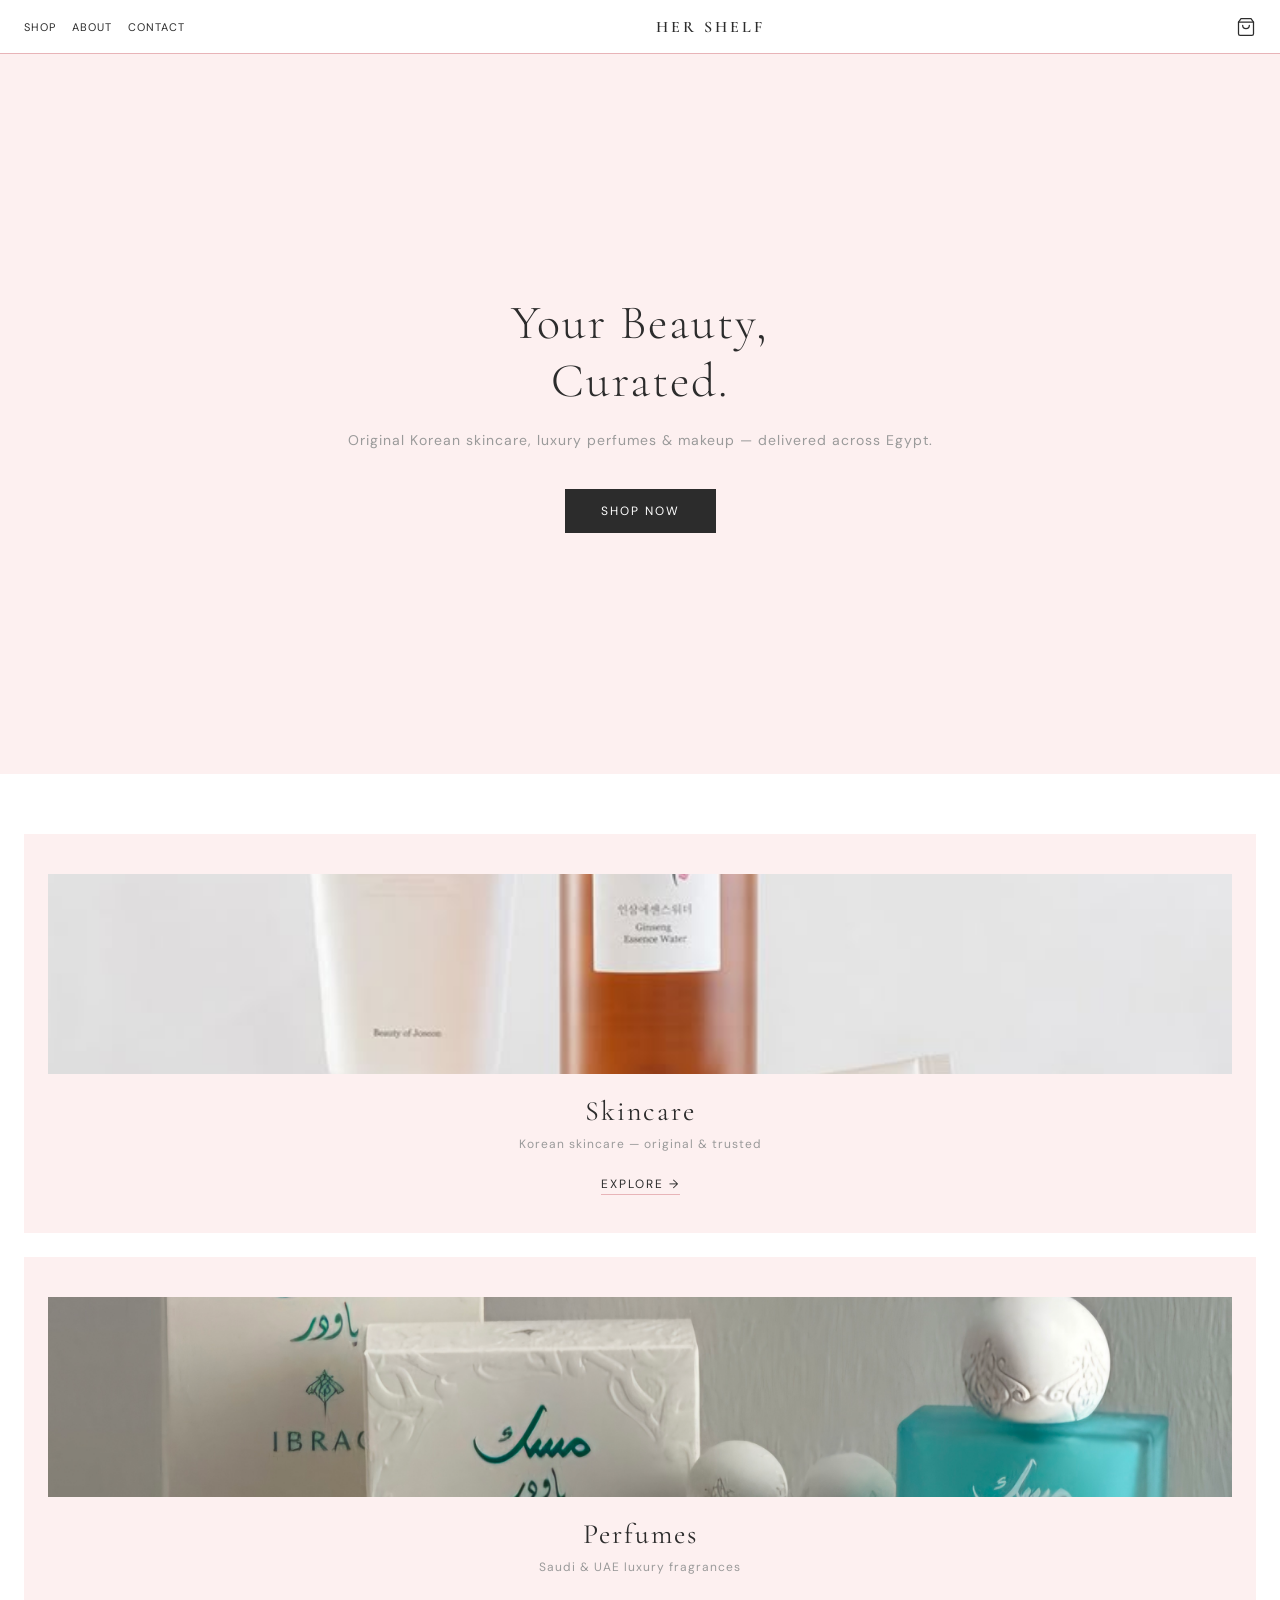
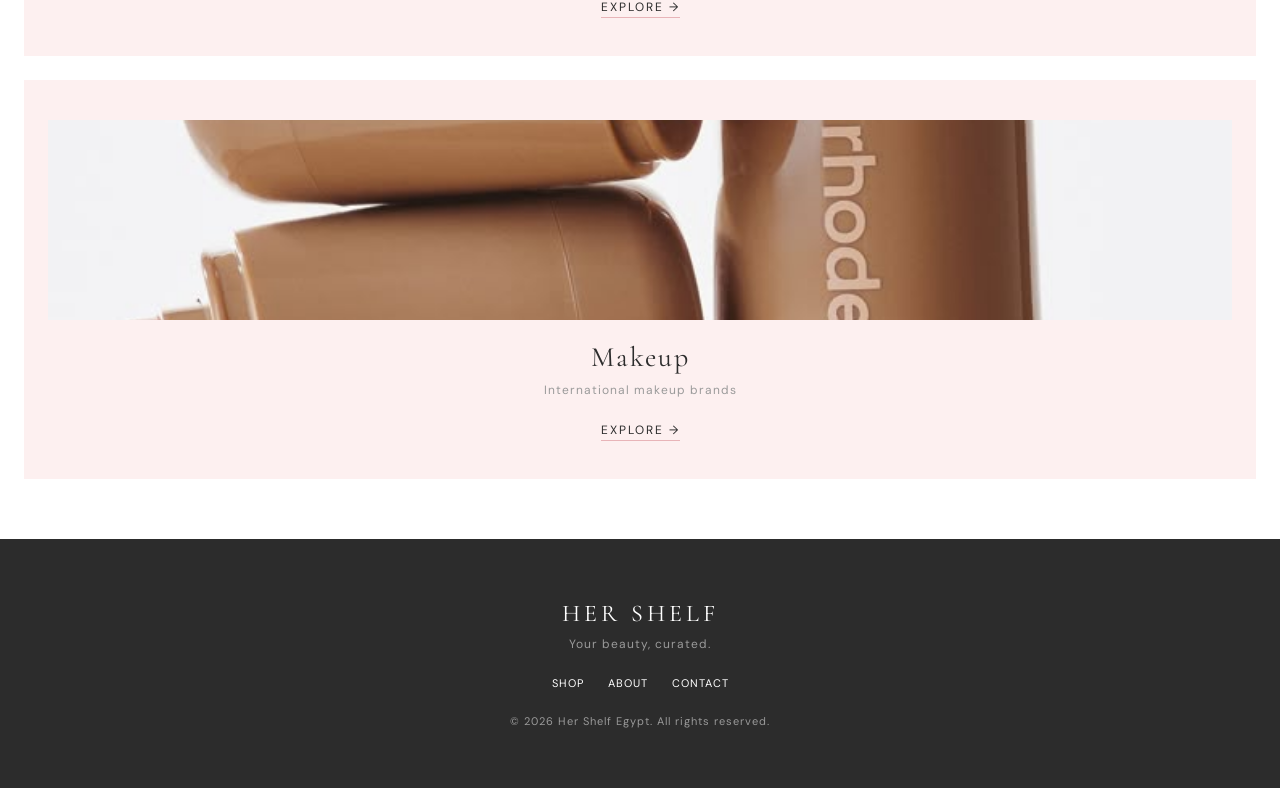
<file: index.html>
<!DOCTYPE html>
<html lang="en">
<head>
  <meta charset="UTF-8">
  <meta name="viewport" content="width=device-width, initial-scale=1.0">
  <title>Her Shelf — Your Beauty, Curated</title>
  <link rel="stylesheet" href="css/style.css">
</head>
<body>

  <div id="cart-notif"></div>

  <nav class="navbar">
    <div class="nav-links">
      <a href="index.html#categories">Shop</a>
      <a href="about.html">About</a>
      <a href="contact.html">Contact</a>
    </div>
    <div class="nav-logo">
      <a href="index.html">Her Shelf</a>
    </div>
    <div class="nav-cart">
      <a href="cart.html">
        <svg xmlns="http://www.w3.org/2000/svg" width="20" height="20" viewBox="0 0 24 24" fill="none" stroke="#2C2C2C" stroke-width="1.5" stroke-linecap="round" stroke-linejoin="round">
          <path d="M6 2 3 6v14a2 2 0 0 0 2 2h14a2 2 0 0 0 2-2V6l-3-4z"/>
          <line x1="3" y1="6" x2="21" y2="6"/>
          <path d="M16 10a4 4 0 0 1-8 0"/>
        </svg>
        <span id="cart-count">0</span>
      </a>
    </div>
  </nav>

  <section class="hero">
    <h1>Your Beauty,<br>Curated.</h1>
    <p>Original Korean skincare, luxury perfumes & makeup — delivered across Egypt.</p>
    <a href="#categories" class="btn">Shop Now</a>
  </section>

  <section id="categories" class="categories">
    <div class="category-card">
      <img class="category-img" src="images/skincare.jpg" alt="Skincare">
      <h3>Skincare</h3>
      <p>Korean skincare — original & trusted</p>
      <a href="skincare.html" class="category-link">Explore →</a>
    </div>
    <div class="category-card">
      <img class="category-img" src="images/perfumes.jpg" alt="Perfumes">
      <h3>Perfumes</h3>
      <p>Saudi & UAE luxury fragrances</p>
      <a href="perfumes.html" class="category-link">Explore →</a>
    </div>
    <div class="category-card">
      <img class="category-img" src="images/makeup.jpg" alt="Makeup">
      <h3>Makeup</h3>
      <p>International makeup brands</p>
      <a href="makeup.html" class="category-link">Explore →</a>
    </div>
  </section>

  <footer class="footer">
    <div class="footer-logo">Her Shelf</div>
    <p class="footer-tagline">Your beauty, curated.</p>
    <div class="footer-links">
      <a href="index.html#categories">Shop</a>
      <a href="about.html">About</a>
      <a href="contact.html">Contact</a>
    </div>
    <p class="footer-copy">© 2026 Her Shelf Egypt. All rights reserved.</p>
  </footer>

  <script src="js/cart.js"></script>
</body>
</html>
</file>
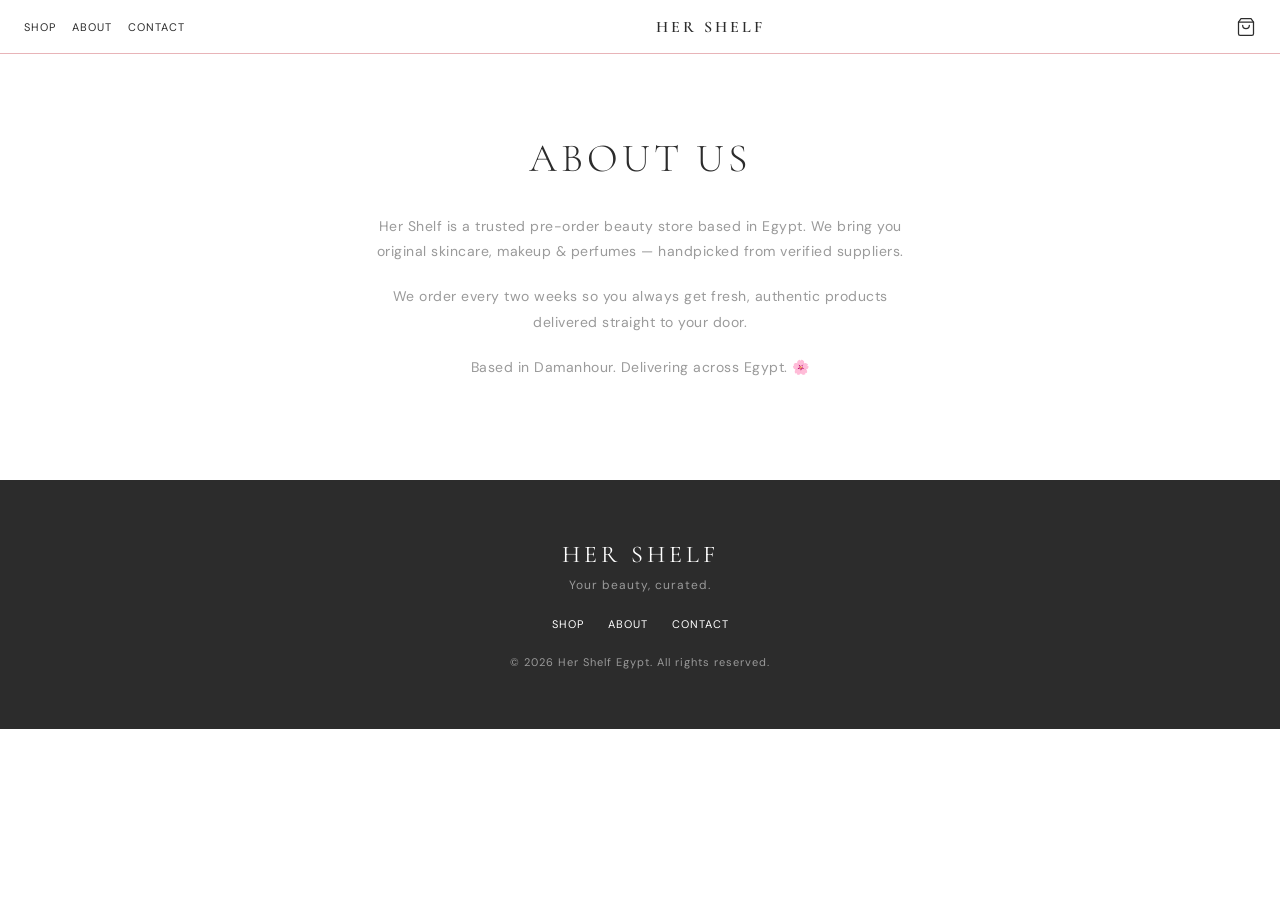
<file: about.html>
<!DOCTYPE html>
<html lang="en">
<head>
  <meta charset="UTF-8">
  <meta name="viewport" content="width=device-width, initial-scale=1.0">
  <title>About — Her Shelf</title>
  <link rel="stylesheet" href="css/style.css">
</head>
<body>

  <div id="cart-notif"></div>

  <nav class="navbar">
    <div class="nav-links">
      <a href="index.html#categories">Shop</a>
      <a href="about.html">About</a>
      <a href="contact.html">Contact</a>
    </div>
    <div class="nav-logo">
      <a href="index.html">Her Shelf</a>
    </div>
    <div class="nav-cart">
      <a href="cart.html">
        <svg xmlns="http://www.w3.org/2000/svg" width="20" height="20" viewBox="0 0 24 24" fill="none" stroke="#2C2C2C" stroke-width="1.5" stroke-linecap="round" stroke-linejoin="round">
          <path d="M6 2 3 6v14a2 2 0 0 0 2 2h14a2 2 0 0 0 2-2V6l-3-4z"/>
          <line x1="3" y1="6" x2="21" y2="6"/>
          <path d="M16 10a4 4 0 0 1-8 0"/>
        </svg>
        <span id="cart-count">0</span>
      </a>
    </div>
  </nav>

  <section class="about">
    <h1>About Us</h1>
    <p>Her Shelf is a trusted pre-order beauty store based in Egypt. We bring you original skincare, makeup & perfumes — handpicked from verified suppliers.</p>
    <p>We order every two weeks so you always get fresh, authentic products delivered straight to your door.</p>
    <p>Based in Damanhour. Delivering across Egypt. 🌸</p>
  </section>

  <footer class="footer">
    <div class="footer-logo">Her Shelf</div>
    <p class="footer-tagline">Your beauty, curated.</p>
    <div class="footer-links">
      <a href="index.html#categories">Shop</a>
      <a href="about.html">About</a>
      <a href="contact.html">Contact</a>
    </div>
    <p class="footer-copy">© 2026 Her Shelf Egypt. All rights reserved.</p>
  </footer>

  <script src="js/cart.js"></script>
</body>
</html>
</file>
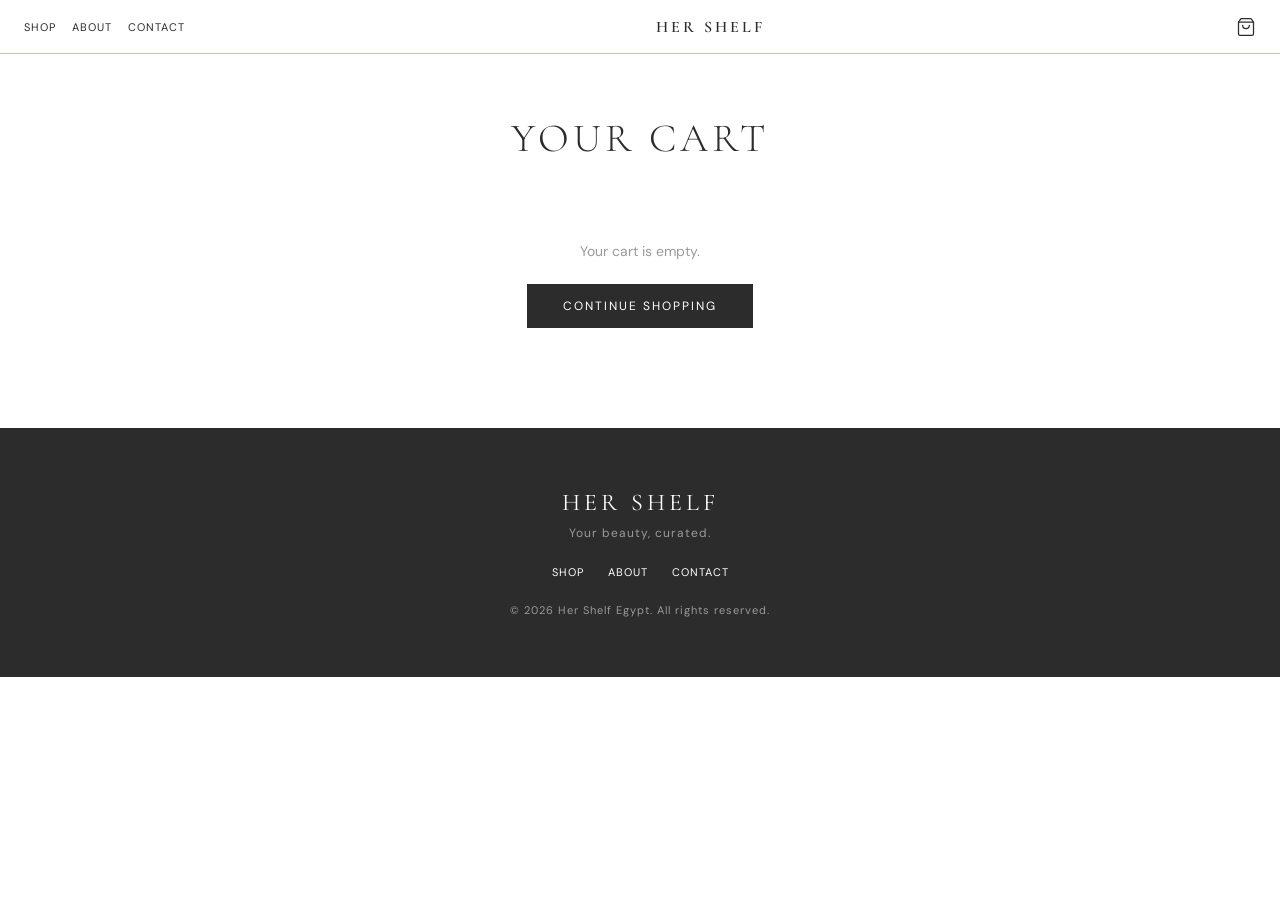
<file: cart.html>
<!DOCTYPE html>
<html lang="en">
<head>
  <meta charset="UTF-8">
  <meta name="viewport" content="width=device-width, initial-scale=1.0">
  <title>Cart — Her Shelf</title>
  <link rel="stylesheet" href="css/style.css">
</head>
<body>

  <div id="cart-notif"></div>

  <nav class="navbar">
    <div class="nav-links">
      <a href="index.html#categories">Shop</a>
      <a href="about.html">About</a>
      <a href="contact.html">Contact</a>
    </div>
    <div class="nav-logo">
      <a href="index.html">Her Shelf</a>
    </div>
    <div class="nav-cart">
      <a href="cart.html">
        <svg xmlns="http://www.w3.org/2000/svg" width="20" height="20" viewBox="0 0 24 24" fill="none" stroke="#2C2C2C" stroke-width="1.5" stroke-linecap="round" stroke-linejoin="round">
          <path d="M6 2 3 6v14a2 2 0 0 0 2 2h14a2 2 0 0 0 2-2V6l-3-4z"/>
          <line x1="3" y1="6" x2="21" y2="6"/>
          <path d="M16 10a4 4 0 0 1-8 0"/>
        </svg>
        <span id="cart-count">0</span>
      </a>
    </div>
  </nav>

  <section class="cart-page">
    <h1>Your Cart</h1>
    <div id="cart-items"></div>
    <div id="cart-empty" class="cart-empty" style="display:none;">
      <p>Your cart is empty.</p>
      <a href="index.html#categories" class="btn">Continue Shopping</a>
    </div>
    <div id="cart-summary" style="display:none;">
      <div class="cart-total">
        <p>Total: <span id="cart-total-price">EGP 0</span></p>
      </div>
      <button class="btn whatsapp-btn" onclick="orderOnWhatsApp()">
        Order on WhatsApp 🛒
      </button>
      <a href="index.html#categories" class="continue-link">← Continue Shopping</a>
    </div>
  </section>

  <footer class="footer">
    <div class="footer-logo">Her Shelf</div>
    <p class="footer-tagline">Your beauty, curated.</p>
    <div class="footer-links">
      <a href="index.html#categories">Shop</a>
      <a href="about.html">About</a>
      <a href="contact.html">Contact</a>
    </div>
    <p class="footer-copy">© 2026 Her Shelf Egypt. All rights reserved.</p>
  </footer>

  <script src="js/cart.js"></script>
  <script>
    function renderCart() {
      const items = document.getElementById('cart-items');
      const empty = document.getElementById('cart-empty');
      const summary = document.getElementById('cart-summary');
      const totalEl = document.getElementById('cart-total-price');

      if (cart.length === 0) {
        items.innerHTML = '';
        empty.style.display = 'block';
        summary.style.display = 'none';
        return;
      }

      empty.style.display = 'none';
      summary.style.display = 'block';

      let total = 0;
      items.innerHTML = cart.map(item => {
        total += item.price * item.qty;
        return `
          <div class="cart-item">
            <div class="cart-item-info">
              <h3>${item.name}</h3>
              <p>EGP ${item.price.toLocaleString()} each</p>
            </div>
            <div class="cart-item-controls">
              <button onclick="changeQty('${item.name}', -1)">−</button>
              <span>${item.qty}</span>
              <button onclick="changeQty('${item.name}', 1)">+</button>
            </div>
            <p class="cart-item-total">EGP ${(item.price * item.qty).toLocaleString()}</p>
          </div>
        `;
      }).join('');

      totalEl.textContent = `EGP ${total.toLocaleString()}`;
      updateCartCount();
    }

    function changeQty(name, change) {
      const item = cart.find(i => i.name === name);
      if (item) {
        item.qty += change;
        if (item.qty <= 0) {
          cart = cart.filter(i => i.name !== name);
        }
      }
      saveCart();
      renderCart();
    }

    // render after cart.js has loaded and parsed localStorage
    renderCart();
  </script>
</body>
</html>
</file>
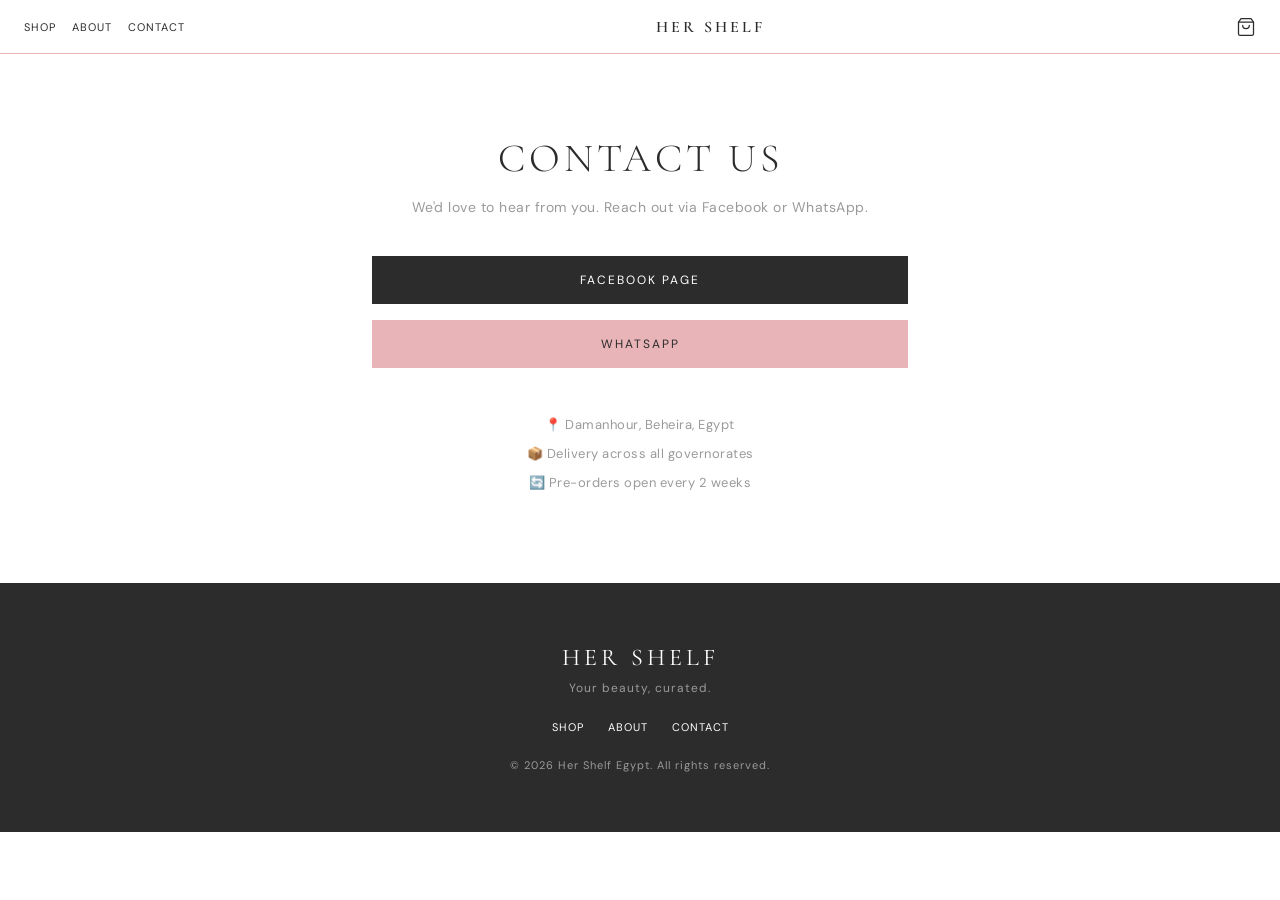
<file: contact.html>
<!DOCTYPE html>
<html lang="en">
<head>
  <meta charset="UTF-8">
  <meta name="viewport" content="width=device-width, initial-scale=1.0">
  <title>Contact — Her Shelf</title>
  <link rel="stylesheet" href="css/style.css">
</head>
<body>

  <div id="cart-notif"></div>

  <nav class="navbar">
    <div class="nav-links">
      <a href="index.html#categories">Shop</a>
      <a href="about.html">About</a>
      <a href="contact.html">Contact</a>
    </div>
    <div class="nav-logo">
      <a href="index.html">Her Shelf</a>
    </div>
    <div class="nav-cart">
      <a href="cart.html">
        <svg xmlns="http://www.w3.org/2000/svg" width="20" height="20" viewBox="0 0 24 24" fill="none" stroke="#2C2C2C" stroke-width="1.5" stroke-linecap="round" stroke-linejoin="round">
          <path d="M6 2 3 6v14a2 2 0 0 0 2 2h14a2 2 0 0 0 2-2V6l-3-4z"/>
          <line x1="3" y1="6" x2="21" y2="6"/>
          <path d="M16 10a4 4 0 0 1-8 0"/>
        </svg>
        <span id="cart-count">0</span>
      </a>
    </div>
  </nav>

  <section class="contact">
    <h1>Contact Us</h1>
    <p>We'd love to hear from you. Reach out via Facebook or WhatsApp.</p>

    <div class="contact-links">
      <a href="https://www.facebook.com/HerShelfEgypt" class="contact-btn" target="_blank">
        Facebook Page
      </a>
      <a href="https://wa.me/201559789954" class="contact-btn whatsapp" target="_blank">
        WhatsApp
      </a>
    </div>

    <div class="contact-info">
      <p>📍 Damanhour, Beheira, Egypt</p>
      <p>📦 Delivery across all governorates</p>
      <p>🔄 Pre-orders open every 2 weeks</p>
    </div>
  </section>

  <footer class="footer">
    <div class="footer-logo">Her Shelf</div>
    <p class="footer-tagline">Your beauty, curated.</p>
    <div class="footer-links">
      <a href="index.html#categories">Shop</a>
      <a href="about.html">About</a>
      <a href="contact.html">Contact</a>
    </div>
    <p class="footer-copy">© 2026 Her Shelf Egypt. All rights reserved.</p>
  </footer>

  <script src="js/cart.js"></script>
</body>
</html>
</file>
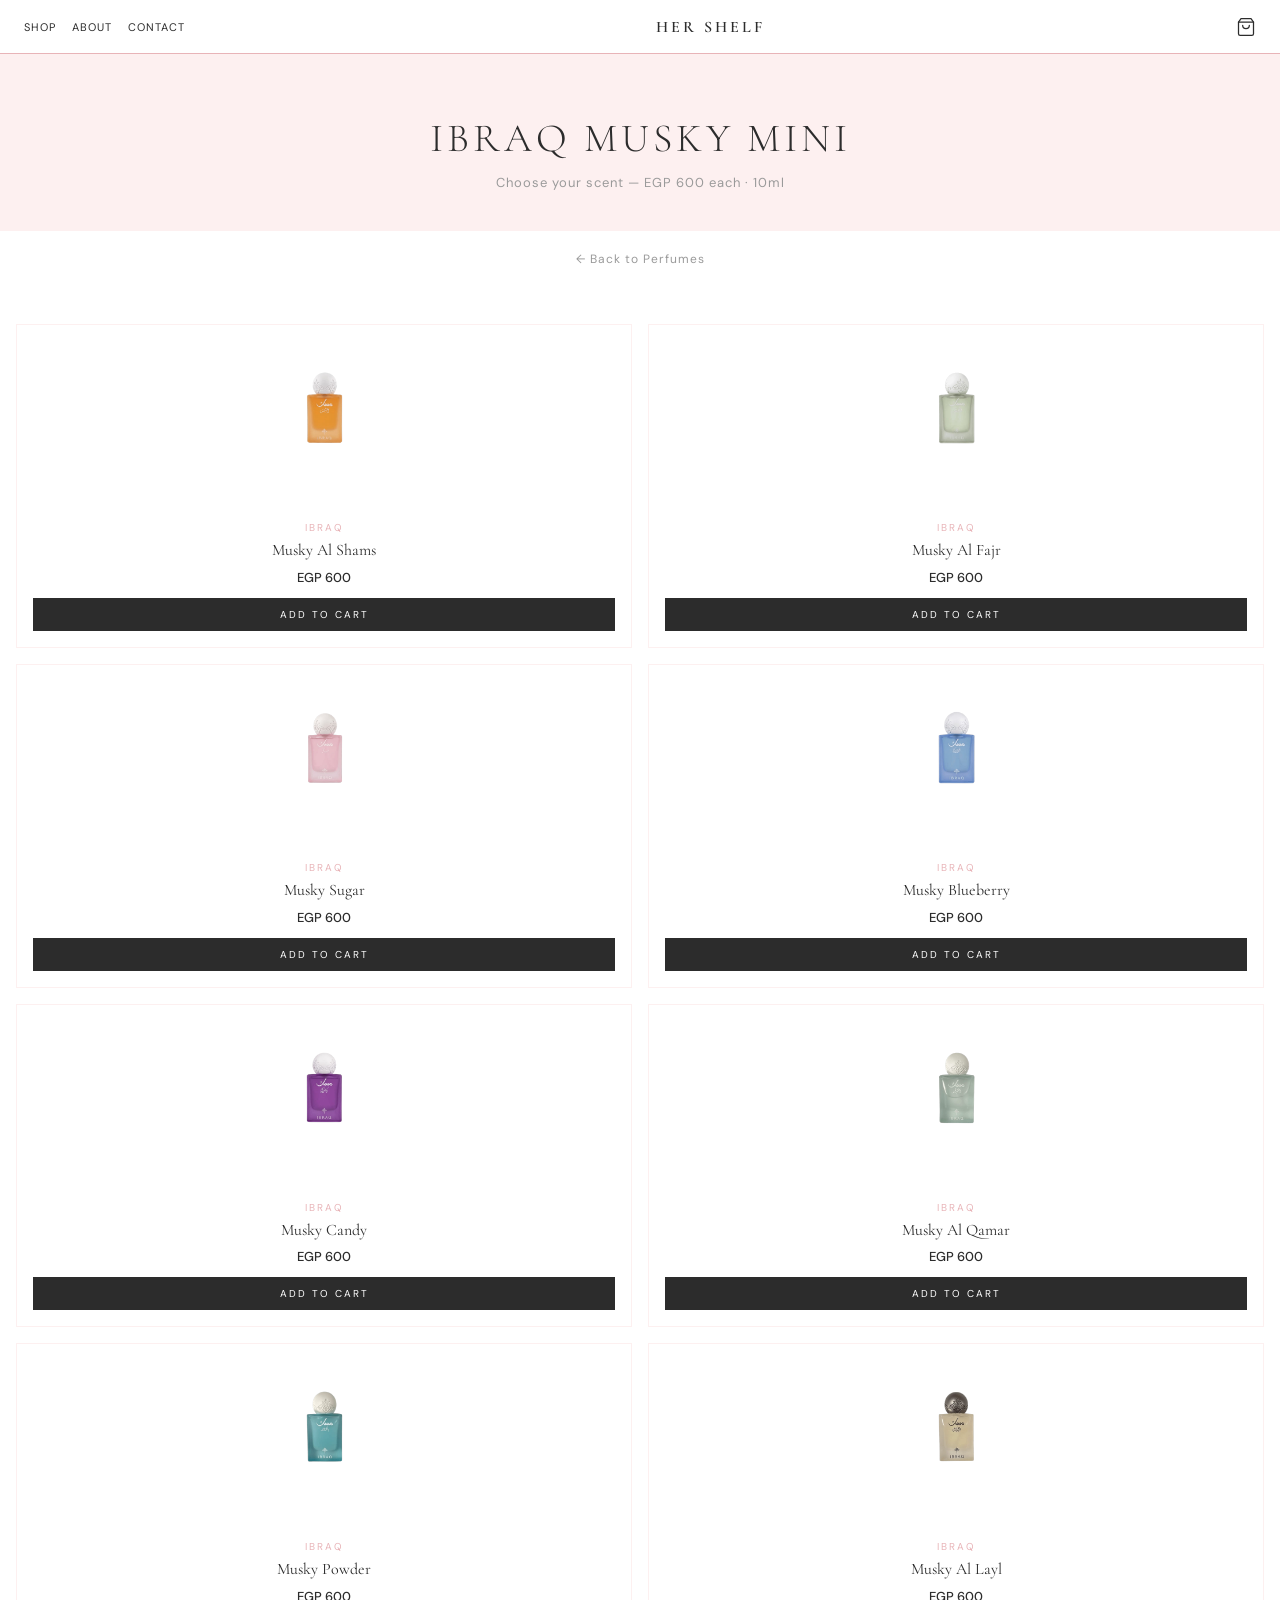
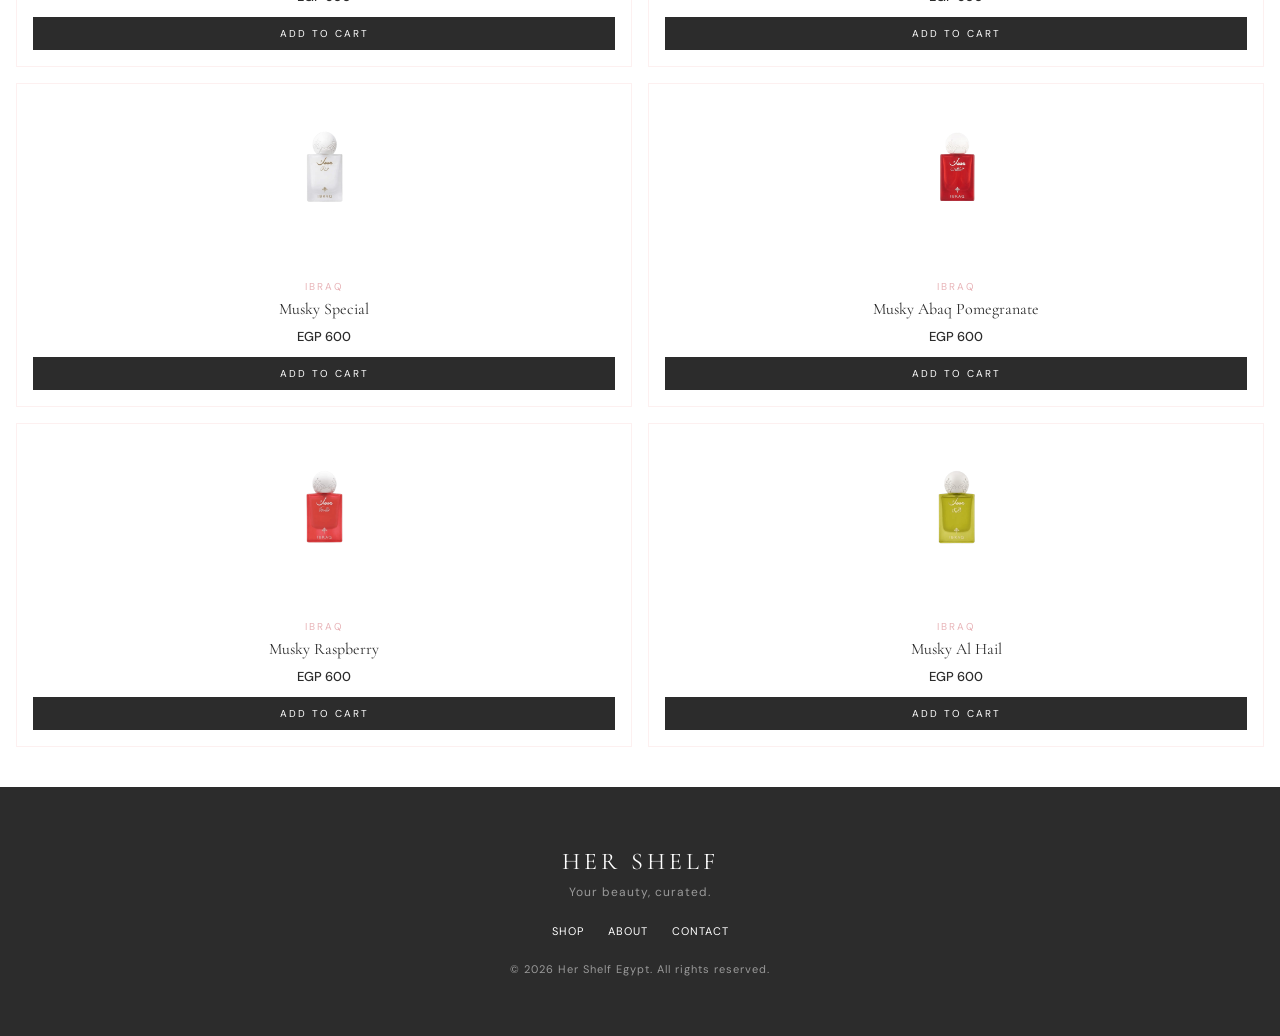
<file: ibraqmini.html>
<!DOCTYPE html>
<html lang="en">
<head>
  <meta charset="UTF-8">
  <meta name="viewport" content="width=device-width, initial-scale=1.0">
  <title>Ibraq Musky Mini — Her Shelf</title>
  <link rel="stylesheet" href="css/style.css">
</head>
<body>

  <div id="cart-notif"></div>

  <nav class="navbar">
    <div class="nav-links">
      <a href="index.html#categories">Shop</a>
      <a href="about.html">About</a>
      <a href="contact.html">Contact</a>
    </div>
    <div class="nav-logo">
      <a href="index.html">Her Shelf</a>
    </div>
    <div class="nav-cart">
      <a href="cart.html">
        <svg xmlns="http://www.w3.org/2000/svg" width="20" height="20" viewBox="0 0 24 24" fill="none" stroke="#2C2C2C" stroke-width="1.5" stroke-linecap="round" stroke-linejoin="round">
          <path d="M6 2 3 6v14a2 2 0 0 0 2 2h14a2 2 0 0 0 2-2V6l-3-4z"/>
          <line x1="3" y1="6" x2="21" y2="6"/>
          <path d="M16 10a4 4 0 0 1-8 0"/>
        </svg>
        <span id="cart-count">0</span>
      </a>
    </div>
  </nav>

  <section class="shop-header">
    <h1>Ibraq Musky Mini</h1>
    <p>Choose your scent — EGP 600 each · 10ml</p>
  </section>

  <div class="breadcrumb">
    <a href="perfumes.html">← Back to Perfumes</a>
  </div>

  <section class="products">

    <div class="product-card">
      <img src="images/perfumes/ibraq/ibraq-musky-al-shams.png" alt="Ibraq Musky Al Shams">
      <div class="product-info">
        <p class="product-category">Ibraq</p>
        <h3>Musky Al Shams</h3>
        <p class="product-price">EGP 600</p>
        <button class="btn" onclick="addToCart('Ibraq Musky Al Shams', 600)">Add to Cart</button>
      </div>
    </div>

    <div class="product-card">
      <img src="images/perfumes/ibraq/ibraq-musky-al-fajr.png" alt="Ibraq Musky Al Fajr">
      <div class="product-info">
        <p class="product-category">Ibraq</p>
        <h3>Musky Al Fajr</h3>
        <p class="product-price">EGP 600</p>
        <button class="btn" onclick="addToCart('Ibraq Musky Al Fajr', 600)">Add to Cart</button>
      </div>
    </div>

    <div class="product-card">
      <img src="images/perfumes/ibraq/ibraq-musky-sugar.png" alt="Ibraq Musky Sugar">
      <div class="product-info">
        <p class="product-category">Ibraq</p>
        <h3>Musky Sugar</h3>
        <p class="product-price">EGP 600</p>
        <button class="btn" onclick="addToCart('Ibraq Musky Sugar', 600)">Add to Cart</button>
      </div>
    </div>

    <div class="product-card">
      <img src="images/perfumes/ibraq/ibraq-musky-blueberry.png" alt="Ibraq Musky Blueberry">
      <div class="product-info">
        <p class="product-category">Ibraq</p>
        <h3>Musky Blueberry</h3>
        <p class="product-price">EGP 600</p>
        <button class="btn" onclick="addToCart('Ibraq Musky Blueberry', 600)">Add to Cart</button>
      </div>
    </div>

    <div class="product-card">
      <img src="images/perfumes/ibraq/ibraq-musky-candy.png" alt="Ibraq Musky Candy">
      <div class="product-info">
        <p class="product-category">Ibraq</p>
        <h3>Musky Candy</h3>
        <p class="product-price">EGP 600</p>
        <button class="btn" onclick="addToCart('Ibraq Musky Candy', 600)">Add to Cart</button>
      </div>
    </div>

    <div class="product-card">
      <img src="images/perfumes/ibraq/ibraq-musky-al-qamar.png" alt="Ibraq Musky Al Qamar">
      <div class="product-info">
        <p class="product-category">Ibraq</p>
        <h3>Musky Al Qamar</h3>
        <p class="product-price">EGP 600</p>
        <button class="btn" onclick="addToCart('Ibraq Musky Al Qamar', 600)">Add to Cart</button>
      </div>
    </div>

    <div class="product-card">
      <img src="images/perfumes/ibraq/ibraq-musky-powder.png" alt="Ibraq Musky Powder">
      <div class="product-info">
        <p class="product-category">Ibraq</p>
        <h3>Musky Powder</h3>
        <p class="product-price">EGP 600</p>
        <button class="btn" onclick="addToCart('Ibraq Musky Powder', 600)">Add to Cart</button>
      </div>
    </div>

    <div class="product-card">
      <img src="images/perfumes/ibraq/ibraq-musky-al-layl.png" alt="Ibraq Musky Al Layl">
      <div class="product-info">
        <p class="product-category">Ibraq</p>
        <h3>Musky Al Layl</h3>
        <p class="product-price">EGP 600</p>
        <button class="btn" onclick="addToCart('Ibraq Musky Al Layl', 600)">Add to Cart</button>
      </div>
    </div>

    <div class="product-card">
      <img src="images/perfumes/ibraq/ibraq-musky-special.png" alt="Ibraq Musky Special">
      <div class="product-info">
        <p class="product-category">Ibraq</p>
        <h3>Musky Special</h3>
        <p class="product-price">EGP 600</p>
        <button class="btn" onclick="addToCart('Ibraq Musky Special', 600)">Add to Cart</button>
      </div>
    </div>

    <div class="product-card">
      <img src="images/perfumes/ibraq/ibraq-musky-abaq-pomegranate.png" alt="Ibraq Musky Abaq Pomegranate">
      <div class="product-info">
        <p class="product-category">Ibraq</p>
        <h3>Musky Abaq Pomegranate</h3>
        <p class="product-price">EGP 600</p>
        <button class="btn" onclick="addToCart('Ibraq Musky Abaq Pomegranate', 600)">Add to Cart</button>
      </div>
    </div>

    <div class="product-card">
      <img src="images/perfumes/ibraq/ibraq-musky-raspberry.png" alt="Ibraq Musky Raspberry">
      <div class="product-info">
        <p class="product-category">Ibraq</p>
        <h3>Musky Raspberry</h3>
        <p class="product-price">EGP 600</p>
        <button class="btn" onclick="addToCart('Ibraq Musky Raspberry', 600)">Add to Cart</button>
      </div>
    </div>

    <div class="product-card">
      <img src="images/perfumes/ibraq/ibraq-musky-al-hail.png" alt="Ibraq Musky Al Hail">
      <div class="product-info">
        <p class="product-category">Ibraq</p>
        <h3>Musky Al Hail</h3>
        <p class="product-price">EGP 600</p>
        <button class="btn" onclick="addToCart('Ibraq Musky Al Hail', 600)">Add to Cart</button>
      </div>
    </div>

  </section>

  <footer class="footer">
    <div class="footer-logo">Her Shelf</div>
    <p class="footer-tagline">Your beauty, curated.</p>
    <div class="footer-links">
      <a href="index.html#categories">Shop</a>
      <a href="about.html">About</a>
      <a href="contact.html">Contact</a>
    </div>
    <p class="footer-copy">© 2026 Her Shelf Egypt. All rights reserved.</p>
  </footer>

  <script src="js/cart.js"></script>
</body>
</html>
</file>
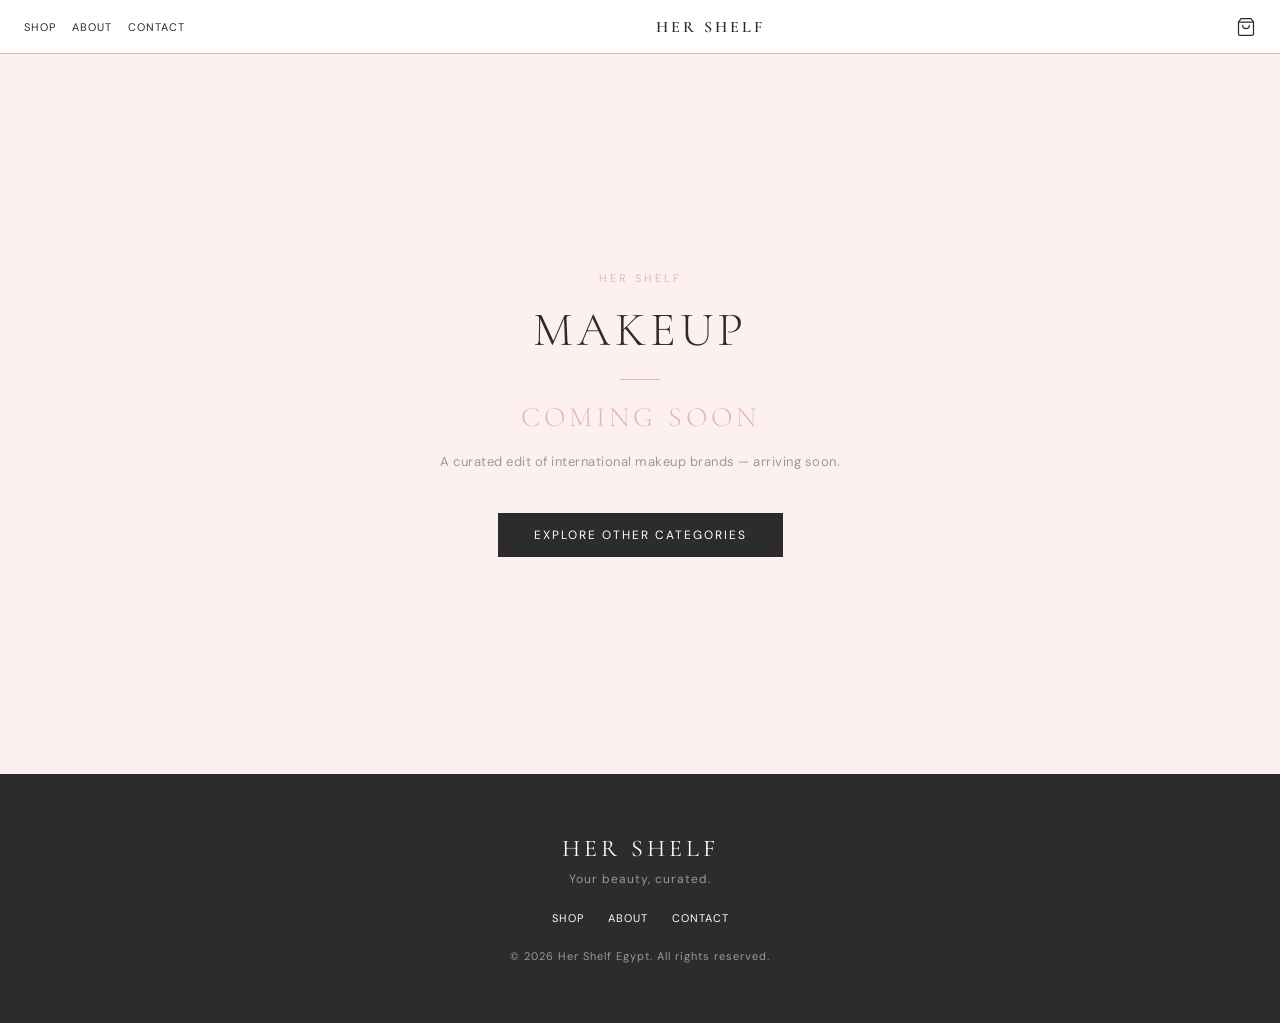
<file: makeup.html>
<!DOCTYPE html>
<html lang="en">
<head>
  <meta charset="UTF-8">
  <meta name="viewport" content="width=device-width, initial-scale=1.0">
  <title>Makeup — Her Shelf</title>
  <link rel="stylesheet" href="css/style.css">
</head>
<body>

  <div id="cart-notif"></div>

  <nav class="navbar">
    <div class="nav-links">
      <a href="index.html#categories">Shop</a>
      <a href="about.html">About</a>
      <a href="contact.html">Contact</a>
    </div>
    <div class="nav-logo">
      <a href="index.html">Her Shelf</a>
    </div>
    <div class="nav-cart">
      <a href="cart.html">
        <svg xmlns="http://www.w3.org/2000/svg" width="20" height="20" viewBox="0 0 24 24" fill="none" stroke="#2C2C2C" stroke-width="1.5" stroke-linecap="round" stroke-linejoin="round">
          <path d="M6 2 3 6v14a2 2 0 0 0 2 2h14a2 2 0 0 0 2-2V6l-3-4z"/>
          <line x1="3" y1="6" x2="21" y2="6"/>
          <path d="M16 10a4 4 0 0 1-8 0"/>
        </svg>
        <span id="cart-count">0</span>
      </a>
    </div>
  </nav>

  <section class="coming-soon">
    <div class="coming-soon-inner">
      <p class="coming-soon-label">Her Shelf</p>
      <h1>Makeup</h1>
      <div class="coming-soon-line"></div>
      <p class="coming-soon-text">Coming Soon</p>
      <p class="coming-soon-sub">A curated edit of international makeup brands — arriving soon.</p>
      <a href="index.html#categories" class="btn">Explore Other Categories</a>
    </div>
  </section>

  <footer class="footer">
    <div class="footer-logo">Her Shelf</div>
    <p class="footer-tagline">Your beauty, curated.</p>
    <div class="footer-links">
      <a href="index.html#categories">Shop</a>
      <a href="about.html">About</a>
      <a href="contact.html">Contact</a>
    </div>
    <p class="footer-copy">© 2026 Her Shelf Egypt. All rights reserved.</p>
  </footer>

  <script src="js/cart.js"></script>
</body>
</html>
</file>
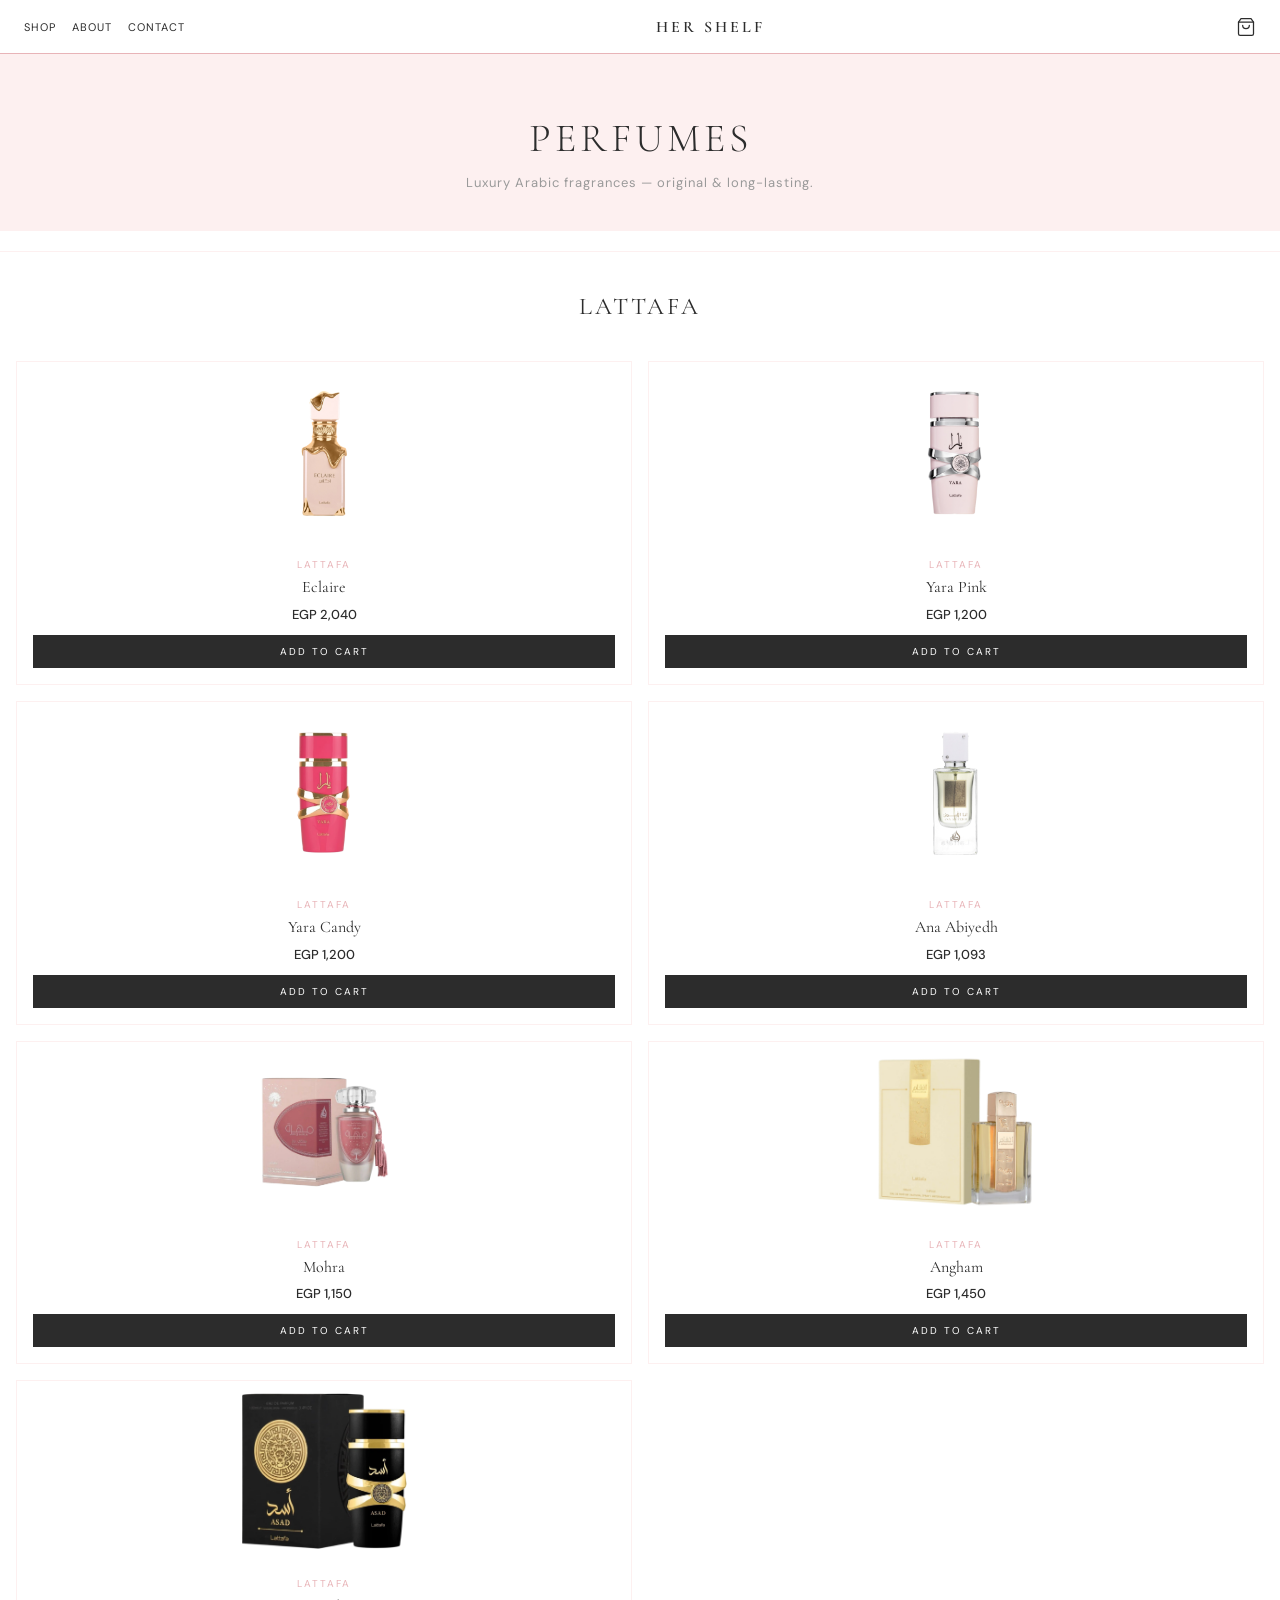
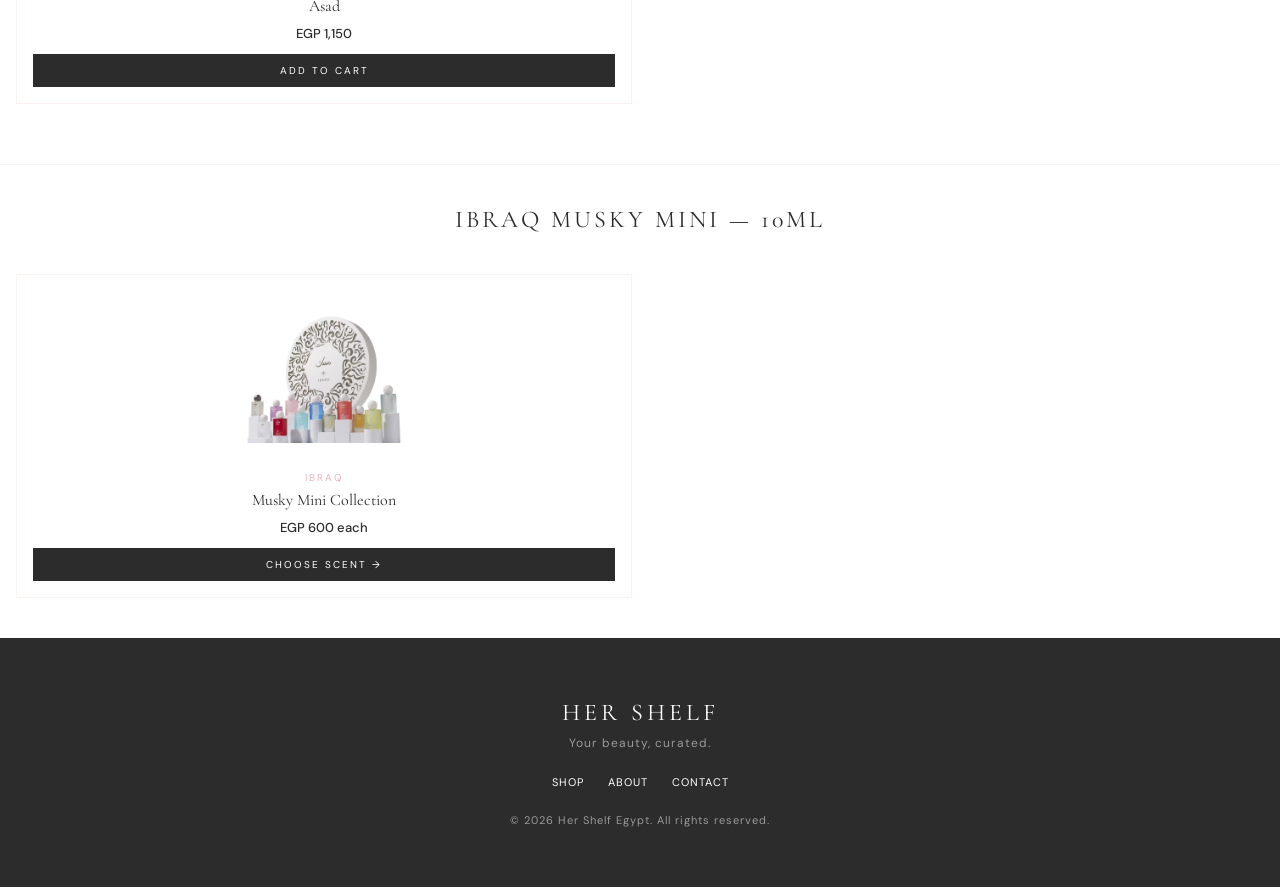
<file: perfumes.html>
<!DOCTYPE html>
<html lang="en">
<head>
  <meta charset="UTF-8">
  <meta name="viewport" content="width=device-width, initial-scale=1.0">
  <title>Perfumes — Her Shelf</title>
  <link rel="stylesheet" href="css/style.css">
</head>
<body>

  <div id="cart-notif"></div>

  <nav class="navbar">
    <div class="nav-links">
      <a href="index.html#categories">Shop</a>
      <a href="about.html">About</a>
      <a href="contact.html">Contact</a>
    </div>
    <div class="nav-logo">
      <a href="index.html">Her Shelf</a>
    </div>
    <div class="nav-cart">
      <a href="cart.html">
        <svg xmlns="http://www.w3.org/2000/svg" width="20" height="20" viewBox="0 0 24 24" fill="none" stroke="#2C2C2C" stroke-width="1.5" stroke-linecap="round" stroke-linejoin="round">
          <path d="M6 2 3 6v14a2 2 0 0 0 2 2h14a2 2 0 0 0 2-2V6l-3-4z"/>
          <line x1="3" y1="6" x2="21" y2="6"/>
          <path d="M16 10a4 4 0 0 1-8 0"/>
        </svg>
        <span id="cart-count">0</span>
      </a>
    </div>
  </nav>

  <section class="shop-header">
    <h1>Perfumes</h1>
    <p>Luxury Arabic fragrances — original & long-lasting.</p>
  </section>

  <div class="brand-title">Lattafa</div>
  <section class="products">

    <div class="product-card">
      <img src="images/perfumes/lattafa/lattafa-eclaire.png" alt="Lattafa Eclaire">
      <div class="product-info">
        <p class="product-category">Lattafa</p>
        <h3>Eclaire</h3>
        <p class="product-price">EGP 2,040</p>
        <button class="btn" onclick="addToCart('Lattafa Eclaire', 2040)">Add to Cart</button>
      </div>
    </div>

    <div class="product-card">
      <img src="images/perfumes/lattafa/lattafa-yara.png" alt="Lattafa Yara Pink">
      <div class="product-info">
        <p class="product-category">Lattafa</p>
        <h3>Yara Pink</h3>
        <p class="product-price">EGP 1,200</p>
        <button class="btn" onclick="addToCart('Lattafa Yara Pink', 1200)">Add to Cart</button>
      </div>
    </div>

    <div class="product-card">
      <img src="images/perfumes/lattafa/lattafa-yara-candy.png" alt="Lattafa Yara Candy">
      <div class="product-info">
        <p class="product-category">Lattafa</p>
        <h3>Yara Candy</h3>
        <p class="product-price">EGP 1,200</p>
        <button class="btn" onclick="addToCart('Lattafa Yara Candy', 1200)">Add to Cart</button>
      </div>
    </div>

    <div class="product-card">
      <img src="images/perfumes/lattafa/lattafa-ana-abiyedh.png" alt="Lattafa Ana Abiyedh">
      <div class="product-info">
        <p class="product-category">Lattafa</p>
        <h3>Ana Abiyedh</h3>
        <p class="product-price">EGP 1,093</p>
        <button class="btn" onclick="addToCart('Lattafa Ana Abiyedh', 1093)">Add to Cart</button>
      </div>
    </div>

    <div class="product-card">
      <img src="images/perfumes/lattafa/lattafa-mohra.png" alt="Lattafa Mohra">
      <div class="product-info">
        <p class="product-category">Lattafa</p>
        <h3>Mohra</h3>
        <p class="product-price">EGP 1,150</p>
        <button class="btn" onclick="addToCart('Lattafa Mohra', 1150)">Add to Cart</button>
      </div>
    </div>

    <div class="product-card">
      <img src="images/perfumes/lattafa/lattafa-angham.png" alt="Lattafa Angham">
      <div class="product-info">
        <p class="product-category">Lattafa</p>
        <h3>Angham</h3>
        <p class="product-price">EGP 1,450</p>
        <button class="btn" onclick="addToCart('Lattafa Angham', 1450)">Add to Cart</button>
      </div>
    </div>

    <div class="product-card">
      <img src="images/perfumes/lattafa/lattafa-asad.png" alt="Lattafa Asad">
      <div class="product-info">
        <p class="product-category">Lattafa</p>
        <h3>Asad</h3>
        <p class="product-price">EGP 1,150</p>
        <button class="btn" onclick="addToCart('Lattafa Asad', 1150)">Add to Cart</button>
      </div>
    </div>

  </section>

  <div class="brand-title">Ibraq Musky Mini — 10ml</div>
  <section class="products">

    <div class="product-card">
      <img src="images/ibraqmini.png" alt="Ibraq Musky Mini Collection">
      <div class="product-info">
        <p class="product-category">Ibraq</p>
        <h3>Musky Mini Collection</h3>
        <p class="product-price">EGP 600 each</p>
        <a href="ibraqmini.html" class="btn">Choose Scent →</a>
      </div>
    </div>

  </section>

  <footer class="footer">
    <div class="footer-logo">Her Shelf</div>
    <p class="footer-tagline">Your beauty, curated.</p>
    <div class="footer-links">
      <a href="index.html#categories">Shop</a>
      <a href="about.html">About</a>
      <a href="contact.html">Contact</a>
    </div>
    <p class="footer-copy">© 2026 Her Shelf Egypt. All rights reserved.</p>
  </footer>

  <script src="js/cart.js"></script>
</body>
</html>
</file>
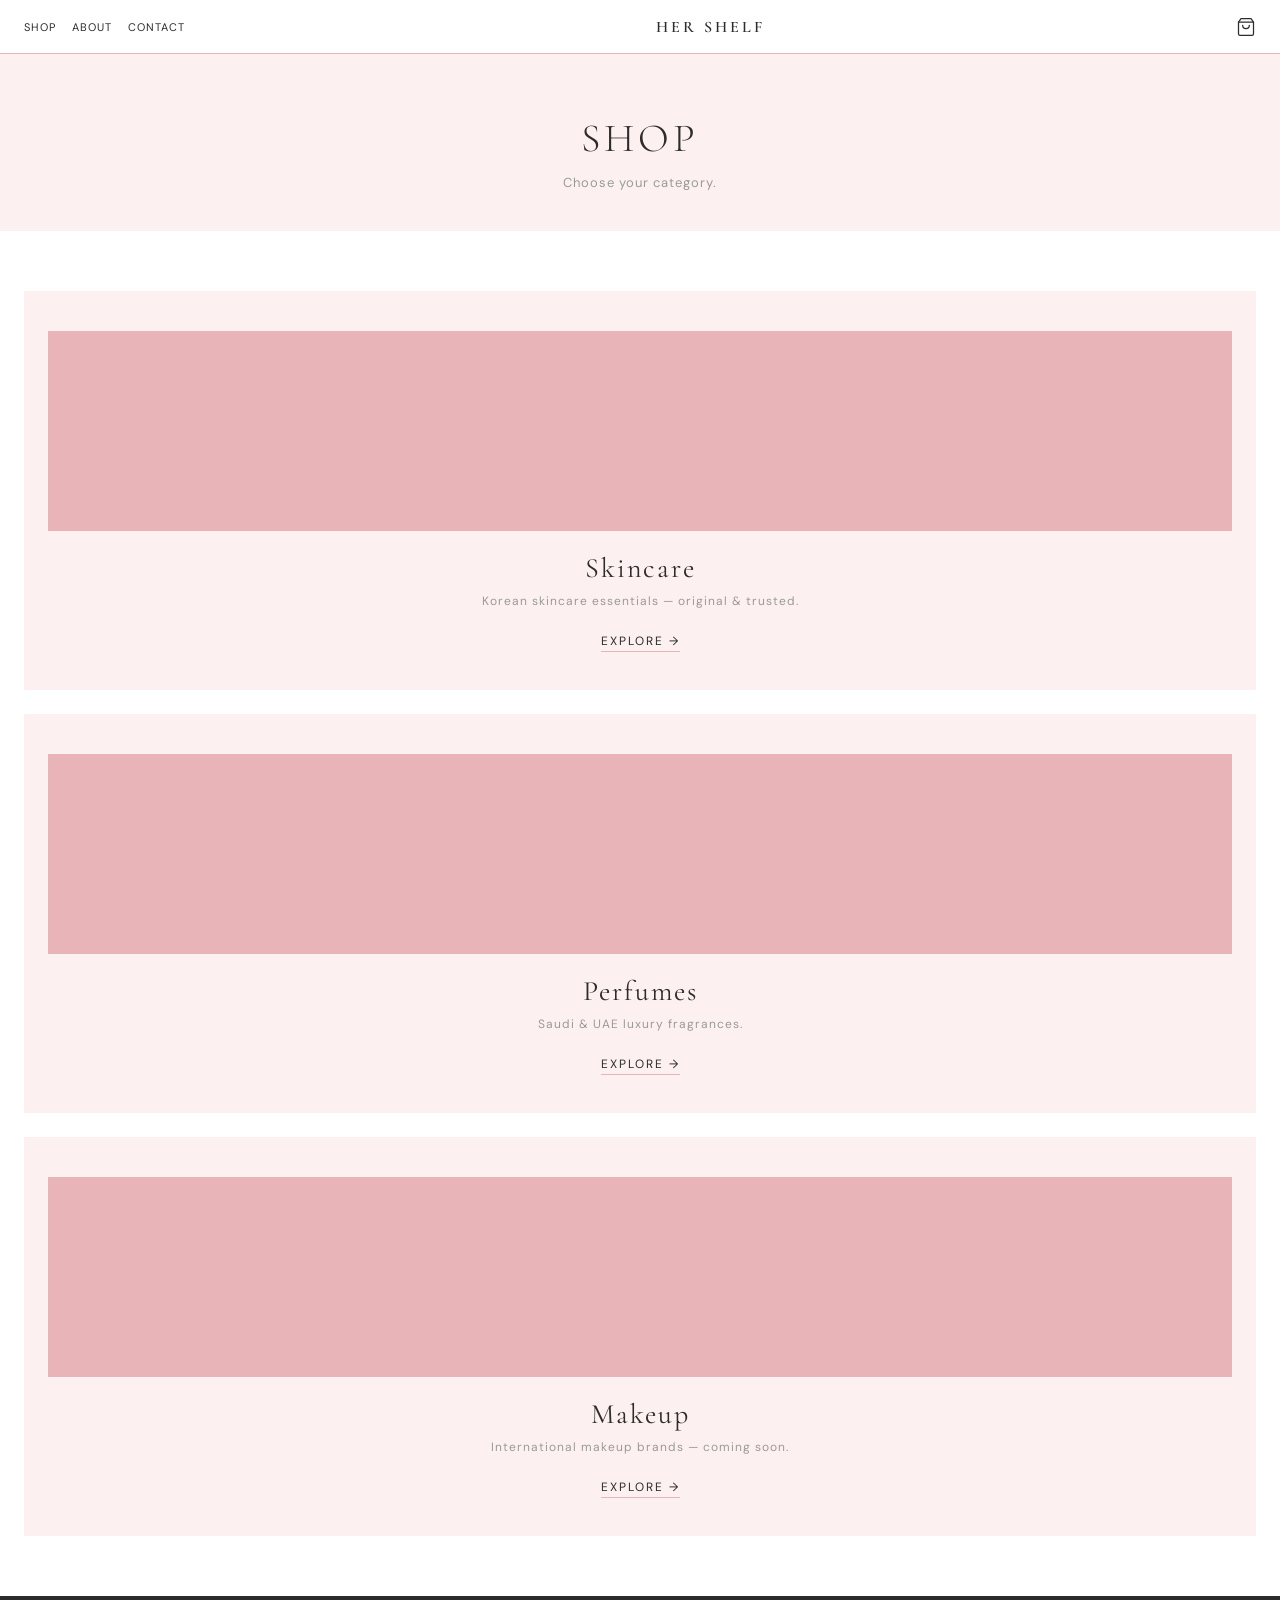
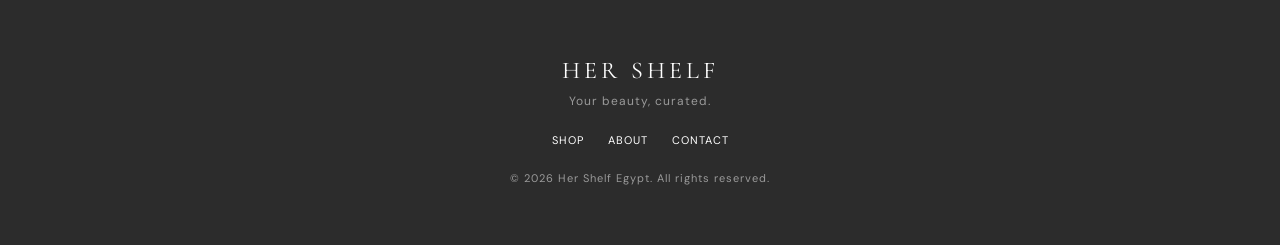
<file: shop.html>
<!DOCTYPE html>
<html lang="en">
<head>
  <meta charset="UTF-8">
  <meta name="viewport" content="width=device-width, initial-scale=1.0">
  <title>Shop — Her Shelf</title>
  <link rel="stylesheet" href="css/style.css">
</head>
<body>

  <div id="cart-notif"></div>

  <nav class="navbar">
    <div class="nav-links">
      <a href="index.html#categories">Shop</a>
      <a href="about.html">About</a>
      <a href="contact.html">Contact</a>
    </div>
    <div class="nav-logo">
      <a href="index.html">Her Shelf</a>
    </div>
    <div class="nav-cart">
      <a href="cart.html">
        <svg xmlns="http://www.w3.org/2000/svg" width="20" height="20" viewBox="0 0 24 24" fill="none" stroke="#2C2C2C" stroke-width="1.5" stroke-linecap="round" stroke-linejoin="round">
          <path d="M6 2 3 6v14a2 2 0 0 0 2 2h14a2 2 0 0 0 2-2V6l-3-4z"/>
          <line x1="3" y1="6" x2="21" y2="6"/>
          <path d="M16 10a4 4 0 0 1-8 0"/>
        </svg>
        <span id="cart-count">0</span>
      </a>
    </div>
  </nav>

  <section class="shop-header">
    <h1>Shop</h1>
    <p>Choose your category.</p>
  </section>

  <section class="categories">
    <div class="category-card">
      <div class="category-img"></div>
      <h3>Skincare</h3>
      <p>Korean skincare essentials — original & trusted.</p>
      <a href="skincare.html" class="category-link">Explore →</a>
    </div>
    <div class="category-card">
      <div class="category-img"></div>
      <h3>Perfumes</h3>
      <p>Saudi & UAE luxury fragrances.</p>
      <a href="perfumes.html" class="category-link">Explore →</a>
    </div>
    <div class="category-card">
      <div class="category-img"></div>
      <h3>Makeup</h3>
      <p>International makeup brands — coming soon.</p>
      <a href="makeup.html" class="category-link">Explore →</a>
    </div>
  </section>

  <footer class="footer">
    <div class="footer-logo">Her Shelf</div>
    <p class="footer-tagline">Your beauty, curated.</p>
    <div class="footer-links">
      <a href="index.html#categories">Shop</a>
      <a href="about.html">About</a>
      <a href="contact.html">Contact</a>
    </div>
    <p class="footer-copy">© 2026 Her Shelf Egypt. All rights reserved.</p>
  </footer>

  <script src="js/cart.js"></script>
</body>
</html>
</file>
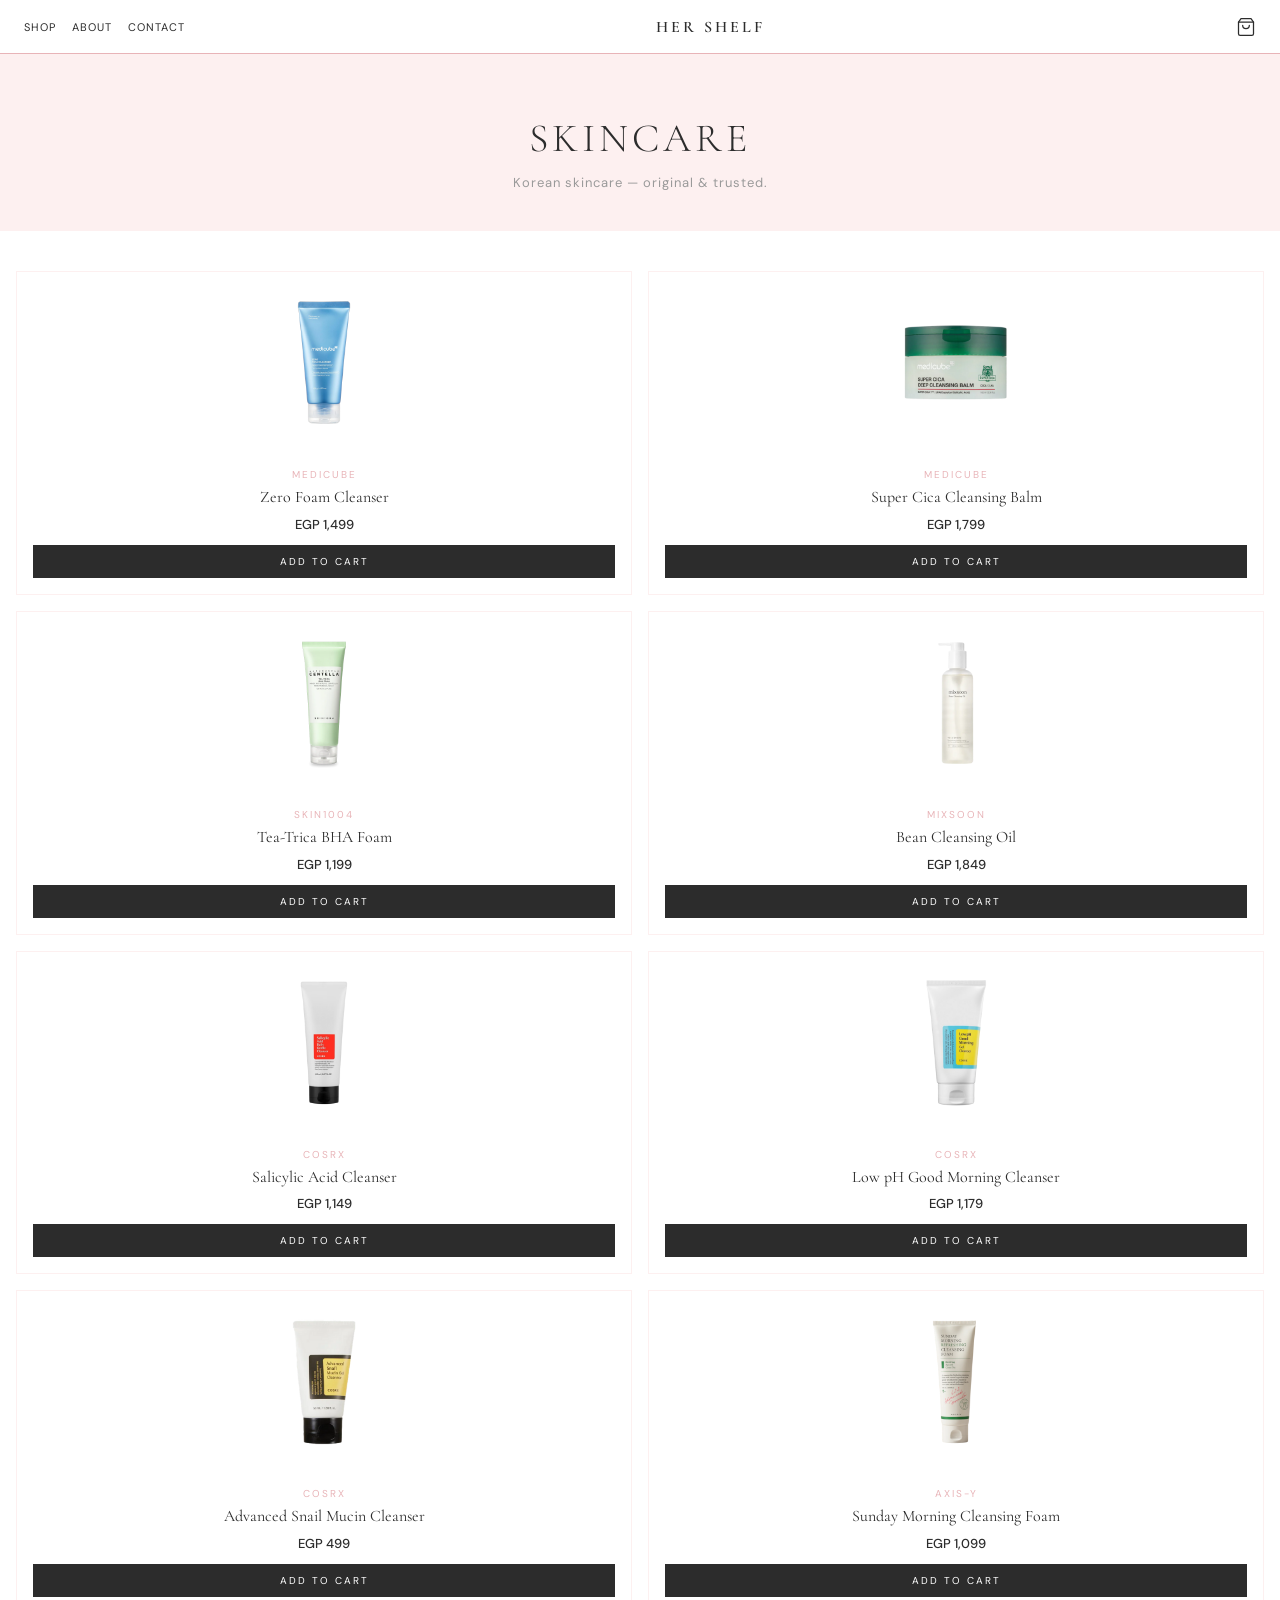
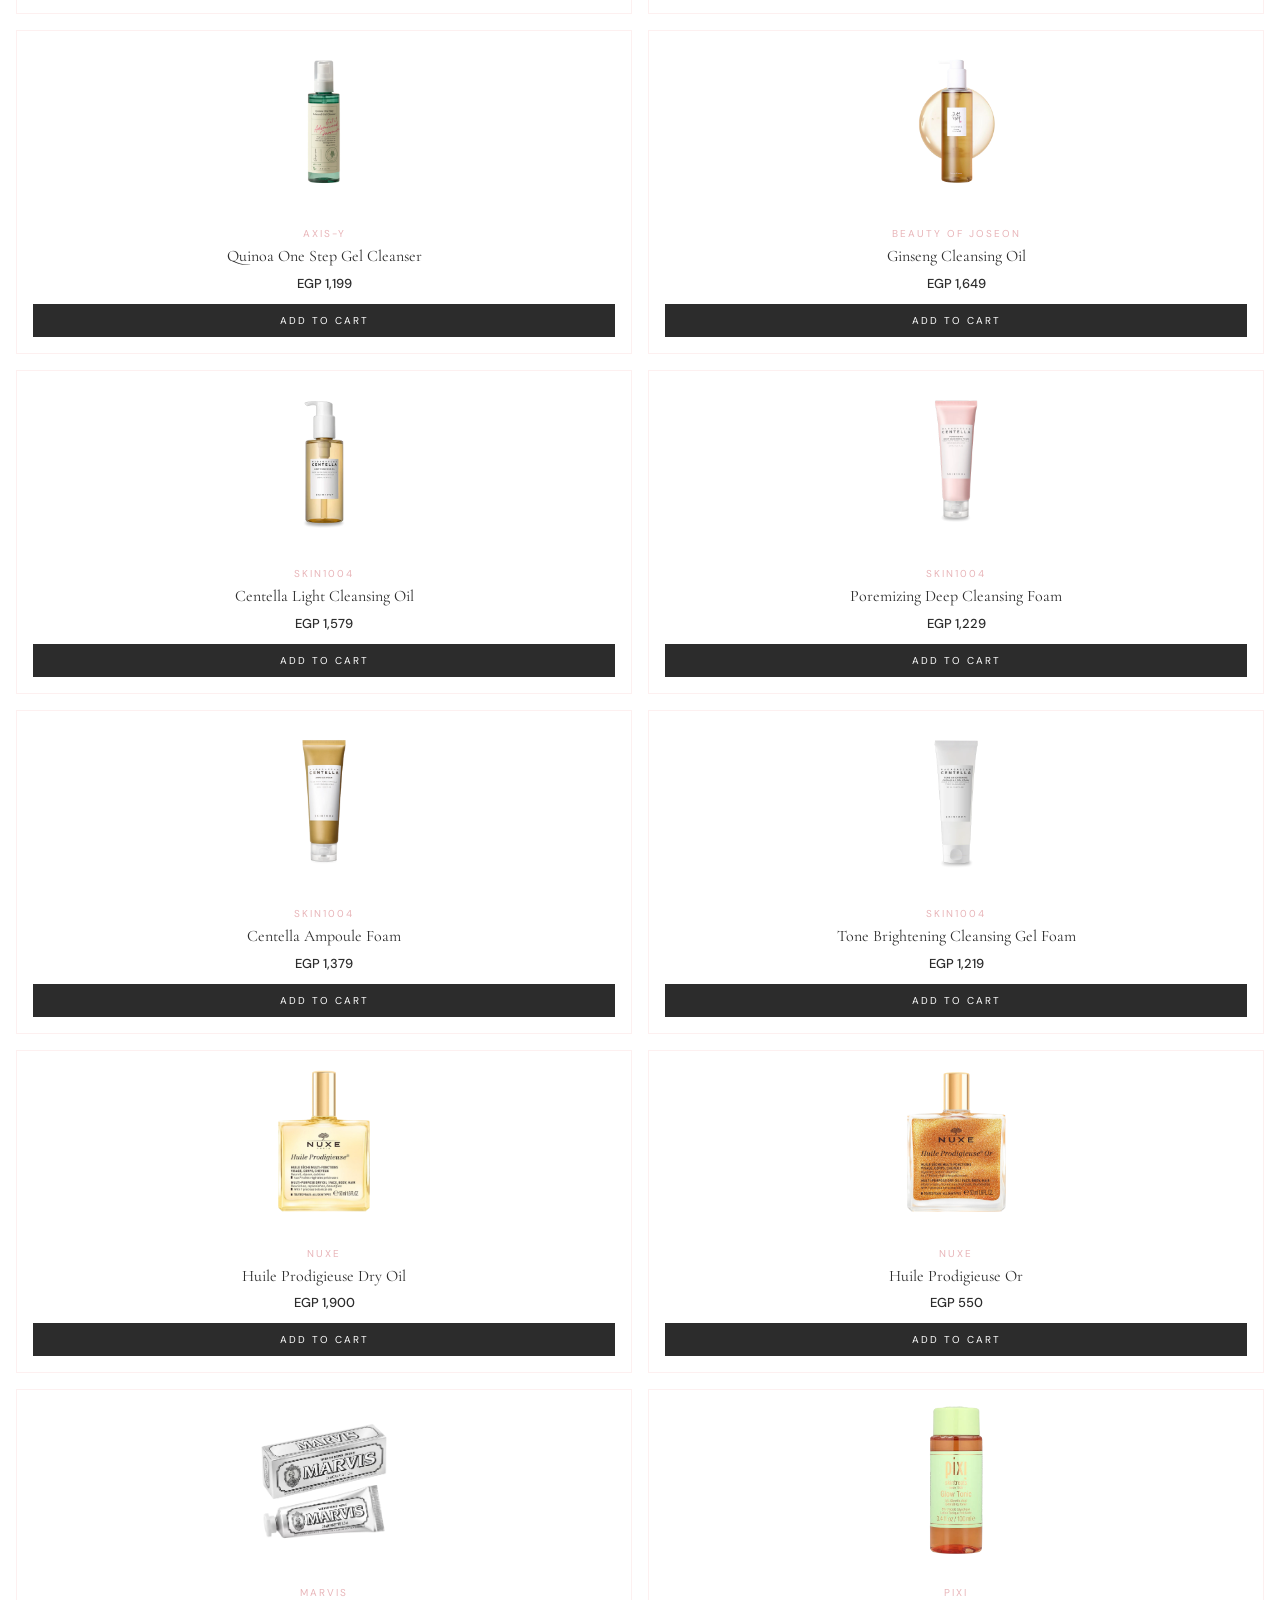
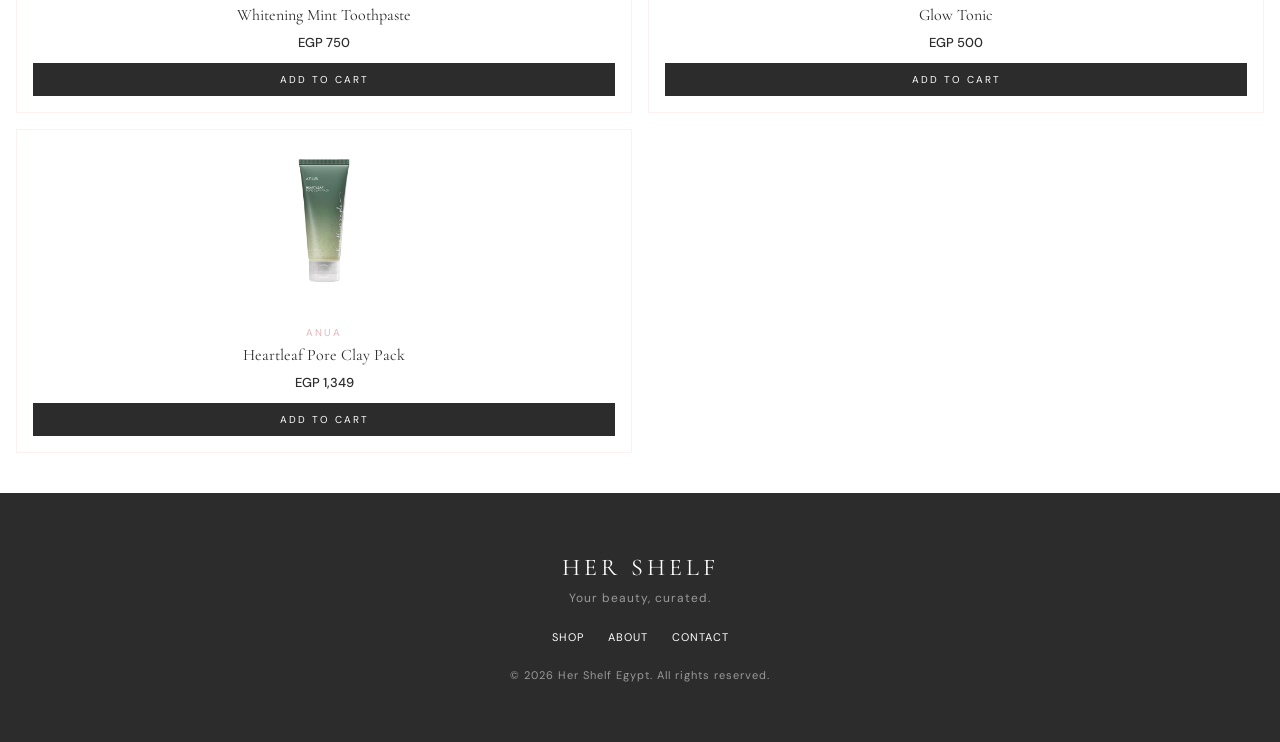
<file: skincare.html>
<!DOCTYPE html>
<html lang="en">
<head>
  <meta charset="UTF-8">
  <meta name="viewport" content="width=device-width, initial-scale=1.0">
  <title>Skincare — Her Shelf</title>
  <link rel="stylesheet" href="css/style.css">
</head>
<body>

  <div id="cart-notif"></div>

  <nav class="navbar">
    <div class="nav-links">
      <a href="index.html#categories">Shop</a>
      <a href="about.html">About</a>
      <a href="contact.html">Contact</a>
    </div>
    <div class="nav-logo">
      <a href="index.html">Her Shelf</a>
    </div>
    <div class="nav-cart">
      <a href="cart.html">
        <svg xmlns="http://www.w3.org/2000/svg" width="20" height="20" viewBox="0 0 24 24" fill="none" stroke="#2C2C2C" stroke-width="1.5" stroke-linecap="round" stroke-linejoin="round">
          <path d="M6 2 3 6v14a2 2 0 0 0 2 2h14a2 2 0 0 0 2-2V6l-3-4z"/>
          <line x1="3" y1="6" x2="21" y2="6"/>
          <path d="M16 10a4 4 0 0 1-8 0"/>
        </svg>
        <span id="cart-count">0</span>
      </a>
    </div>
  </nav>

  <section class="shop-header">
    <h1>Skincare</h1>
    <p>Korean skincare — original & trusted.</p>
  </section>

  <section class="products">

    <div class="product-card">
      <img src="images/medicube-zero-foam.png" alt="Medicube Zero Foam Cleanser" loading="lazy">
      <div class="product-info">
        <p class="product-category">Medicube</p>
        <h3>Zero Foam Cleanser</h3>
        <p class="product-price">EGP 1,499</p>
        <button class="btn" onclick="addToCart('Medicube Zero Foam Cleanser', 1499)">Add to Cart</button>
      </div>
    </div>

    <div class="product-card">
      <img src="images/medicube-super-cica-balm.png" alt="Medicube Super Cica Cleansing Balm" loading="lazy">
      <div class="product-info">
        <p class="product-category">Medicube</p>
        <h3>Super Cica Cleansing Balm</h3>
        <p class="product-price">EGP 1,799</p>
        <button class="btn" onclick="addToCart('Medicube Super Cica Cleansing Balm', 1799)">Add to Cart</button>
      </div>
    </div>

    <div class="product-card">
      <img src="images/skin1004-bha-foam.png" alt="SKIN1004 Tea-Trica BHA Foam" loading="lazy">
      <div class="product-info">
        <p class="product-category">SKIN1004</p>
        <h3>Tea-Trica BHA Foam</h3>
        <p class="product-price">EGP 1,199</p>
        <button class="btn" onclick="addToCart('SKIN1004 Tea-Trica BHA Foam', 1199)">Add to Cart</button>
      </div>
    </div>

    <div class="product-card">
      <img src="images/mixsoon-bean-oil.png" alt="Mixsoon Bean Cleansing Oil" loading="lazy">
      <div class="product-info">
        <p class="product-category">Mixsoon</p>
        <h3>Bean Cleansing Oil</h3>
        <p class="product-price">EGP 1,849</p>
        <button class="btn" onclick="addToCart('Mixsoon Bean Cleansing Oil', 1849)">Add to Cart</button>
      </div>
    </div>

    <div class="product-card">
      <img src="images/cosrx-salicylic.png" alt="COSRX Salicylic Acid Cleanser" loading="lazy">
      <div class="product-info">
        <p class="product-category">COSRX</p>
        <h3>Salicylic Acid Cleanser</h3>
        <p class="product-price">EGP 1,149</p>
        <button class="btn" onclick="addToCart('COSRX Salicylic Acid Cleanser', 1149)">Add to Cart</button>
      </div>
    </div>

    <div class="product-card">
      <img src="images/cosrx-low-ph.png" alt="COSRX Low pH Good Morning Cleanser" loading="lazy">
      <div class="product-info">
        <p class="product-category">COSRX</p>
        <h3>Low pH Good Morning Cleanser</h3>
        <p class="product-price">EGP 1,179</p>
        <button class="btn" onclick="addToCart('COSRX Low pH Good Morning Cleanser', 1179)">Add to Cart</button>
      </div>
    </div>

    <div class="product-card">
      <img src="images/cosrx-snail-cleanser.png" alt="COSRX Advanced Snail Mucin Cleanser" loading="lazy">
      <div class="product-info">
        <p class="product-category">COSRX</p>
        <h3>Advanced Snail Mucin Cleanser</h3>
        <p class="product-price">EGP 499</p>
        <button class="btn" onclick="addToCart('COSRX Advanced Snail Mucin Cleanser', 499)">Add to Cart</button>
      </div>
    </div>

    <div class="product-card">
      <img src="images/axisy-sunday-foam.png" alt="Axis-Y Sunday Morning Cleansing Foam" loading="lazy">
      <div class="product-info">
        <p class="product-category">Axis-Y</p>
        <h3>Sunday Morning Cleansing Foam</h3>
        <p class="product-price">EGP 1,099</p>
        <button class="btn" onclick="addToCart('Axis-Y Sunday Morning Cleansing Foam', 1099)">Add to Cart</button>
      </div>
    </div>

    <div class="product-card">
      <img src="images/axisy-quinoa-gel.png" alt="Axis-Y Quinoa One Step Gel Cleanser" loading="lazy">
      <div class="product-info">
        <p class="product-category">Axis-Y</p>
        <h3>Quinoa One Step Gel Cleanser</h3>
        <p class="product-price">EGP 1,199</p>
        <button class="btn" onclick="addToCart('Axis-Y Quinoa One Step Gel Cleanser', 1199)">Add to Cart</button>
      </div>
    </div>

    <div class="product-card">
      <img src="images/beauty-joseon-ginseng-oil.png" alt="Beauty of Joseon Ginseng Cleansing Oil" loading="lazy">
      <div class="product-info">
        <p class="product-category">Beauty of Joseon</p>
        <h3>Ginseng Cleansing Oil</h3>
        <p class="product-price">EGP 1,649</p>
        <button class="btn" onclick="addToCart('Beauty of Joseon Ginseng Cleansing Oil', 1649)">Add to Cart</button>
      </div>
    </div>

    <div class="product-card">
      <img src="images/skin1004-centella-oil.png" alt="SKIN1004 Centella Light Cleansing Oil" loading="lazy">
      <div class="product-info">
        <p class="product-category">SKIN1004</p>
        <h3>Centella Light Cleansing Oil</h3>
        <p class="product-price">EGP 1,579</p>
        <button class="btn" onclick="addToCart('SKIN1004 Centella Light Cleansing Oil', 1579)">Add to Cart</button>
      </div>
    </div>

    <div class="product-card">
      <img src="images/skin1004-poremizing-foam.png" alt="SKIN1004 Poremizing Deep Cleansing Foam" loading="lazy">
      <div class="product-info">
        <p class="product-category">SKIN1004</p>
        <h3>Poremizing Deep Cleansing Foam</h3>
        <p class="product-price">EGP 1,229</p>
        <button class="btn" onclick="addToCart('SKIN1004 Poremizing Deep Cleansing Foam', 1229)">Add to Cart</button>
      </div>
    </div>

    <div class="product-card">
      <img src="images/skin1004-ampoule-foam.png" alt="SKIN1004 Centella Ampoule Foam" loading="lazy">
      <div class="product-info">
        <p class="product-category">SKIN1004</p>
        <h3>Centella Ampoule Foam</h3>
        <p class="product-price">EGP 1,379</p>
        <button class="btn" onclick="addToCart('SKIN1004 Centella Ampoule Foam', 1379)">Add to Cart</button>
      </div>
    </div>

    <div class="product-card">
      <img src="images/skin1004-tone-brightening.png" alt="SKIN1004 Tone Brightening Cleansing Gel Foam" loading="lazy">
      <div class="product-info">
        <p class="product-category">SKIN1004</p>
        <h3>Tone Brightening Cleansing Gel Foam</h3>
        <p class="product-price">EGP 1,219</p>
        <button class="btn" onclick="addToCart('SKIN1004 Tone Brightening Cleansing Gel Foam', 1219)">Add to Cart</button>
      </div>
    </div>

    <div class="product-card">
      <img src="images/skincare/nuxe-huile-prodigieuse.png" alt="NUXE Huile Prodigieuse Dry Oil" loading="lazy">
      <div class="product-info">
        <p class="product-category">Nuxe</p>
        <h3>Huile Prodigieuse Dry Oil</h3>
        <p class="product-price">EGP 1,900</p>
        <button class="btn" onclick="addToCart('NUXE Huile Prodigieuse Dry Oil', 1900)">Add to Cart</button>
      </div>
    </div>

    <div class="product-card">
      <img src="images/skincare/nuxe-huile-prodigieuse-or.png" alt="NUXE Huile Prodigieuse Or" loading="lazy">
      <div class="product-info">
        <p class="product-category">Nuxe</p>
        <h3>Huile Prodigieuse Or</h3>
        <p class="product-price">EGP 550</p>
        <button class="btn" onclick="addToCart('NUXE Huile Prodigieuse Or', 550)">Add to Cart</button>
      </div>
    </div>

    <div class="product-card">
      <img src="images/skincare/marvis-whitening-mint.png" alt="Marvis Whitening Mint" loading="lazy">
      <div class="product-info">
        <p class="product-category">Marvis</p>
        <h3>Whitening Mint Toothpaste</h3>
        <p class="product-price">EGP 750</p>
        <button class="btn" onclick="addToCart('Marvis Whitening Mint Toothpaste', 750)">Add to Cart</button>
      </div>
    </div>

    <div class="product-card">
      <img src="images/skincare/pixi-glow-tonic.png" alt="Pixi Glow Tonic" loading="lazy">
      <div class="product-info">
        <p class="product-category">Pixi</p>
        <h3>Glow Tonic</h3>
        <p class="product-price">EGP 500</p>
        <button class="btn" onclick="addToCart('Pixi Glow Tonic', 500)">Add to Cart</button>
      </div>
    </div>

    <div class="product-card">
      <img src="images/anua-heartleaf-clay.png" alt="Anua Heartleaf Pore Clay Pack" loading="lazy">
      <div class="product-info">
        <p class="product-category">Anua</p>
        <h3>Heartleaf Pore Clay Pack</h3>
        <p class="product-price">EGP 1,349</p>
        <button class="btn" onclick="addToCart('Anua Heartleaf Pore Clay Pack', 1349)">Add to Cart</button>
      </div>
    </div>

  </section>

  <footer class="footer">
    <div class="footer-logo">Her Shelf</div>
    <p class="footer-tagline">Your beauty, curated.</p>
    <div class="footer-links">
      <a href="index.html#categories">Shop</a>
      <a href="about.html">About</a>
      <a href="contact.html">Contact</a>
    </div>
    <p class="footer-copy">© 2026 Her Shelf Egypt. All rights reserved.</p>
  </footer>

  <script src="js/cart.js"></script>
</body>
</html>
</file>
<file: css/style.css>
@import url('https://fonts.googleapis.com/css2?family=Cormorant+Garamond:wght@300;400;600&family=DM+Sans:wght@300;400;500&display=swap');

* {
  margin: 0;
  padding: 0;
  box-sizing: border-box;
}

body {
  background-color: #FFFFFF;
  color: #2C2C2C;
  font-family: 'DM Sans', sans-serif;
}

h1, h2, h3 {
  font-family: 'Cormorant Garamond', serif;
}

/* ─── Cart Notification ─── */
#cart-notif {
  position: fixed;
  bottom: 24px;
  left: 50%;
  transform: translateX(-50%);
  background-color: #2C2C2C;
  color: #FFFFFF;
  padding: 12px 24px;
  font-size: 12px;
  letter-spacing: 1px;
  display: none;
  z-index: 999;
}

/* ─── Navbar ─── */
.navbar {
  display: flex;
  justify-content: space-between;
  align-items: center;
  padding: 16px 24px;
  background-color: #FFFFFF;
  border-bottom: 1px solid #E8B4B8;
  position: sticky;
  top: 0;
  z-index: 100;
}

.nav-logo a {
  font-family: 'Cormorant Garamond', serif;
  font-size: 16px;
  font-weight: 600;
  color: #2C2C2C;
  text-decoration: none;
  letter-spacing: 3px;
  text-transform: uppercase;
  white-space: nowrap;
}

.nav-links {
  display: flex;
  gap: 16px;
}

.nav-links a {
  font-family: 'DM Sans', sans-serif;
  font-size: 11px;
  color: #2C2C2C;
  text-decoration: none;
  letter-spacing: 1px;
  text-transform: uppercase;
}

.nav-links a:hover {
  color: #E8B4B8;
}

.nav-cart {
  position: relative;
}

.nav-cart a {
  display: flex;
  align-items: center;
  text-decoration: none;
  position: relative;
}

#cart-count {
  position: absolute;
  top: -8px;
  right: -8px;
  background-color: #E8B4B8;
  color: #FFFFFF;
  font-size: 10px;
  width: 16px;
  height: 16px;
  border-radius: 50%;
  display: none;
  align-items: center;
  justify-content: center;
}

/* ─── Hero ─── */
.hero {
  display: flex;
  flex-direction: column;
  align-items: center;
  justify-content: center;
  text-align: center;
  padding: 100px 24px;
  background-color: #FDF0F0;
  min-height: 80vh;
}

.hero h1 {
  font-family: 'Cormorant Garamond', serif;
  font-size: 48px;
  font-weight: 300;
  color: #2C2C2C;
  letter-spacing: 2px;
  margin-bottom: 20px;
  line-height: 1.2;
}

.hero p {
  font-family: 'DM Sans', sans-serif;
  font-size: 14px;
  color: #9A9A9A;
  letter-spacing: 1px;
  margin-bottom: 40px;
}

/* ─── Button ─── */
.btn {
  font-family: 'DM Sans', sans-serif;
  font-size: 12px;
  letter-spacing: 2px;
  text-transform: uppercase;
  color: #FFFFFF;
  background-color: #2C2C2C;
  padding: 14px 36px;
  text-decoration: none;
  border: none;
  cursor: pointer;
  display: inline-block;
}

.btn:hover {
  background-color: #E8B4B8;
}

/* ─── Categories ─── */
.categories {
  display: flex;
  flex-direction: column;
  gap: 24px;
  padding: 60px 24px;
  background-color: #FFFFFF;
}

.category-card {
  background-color: #FDF0F0;
  padding: 40px 24px;
  text-align: center;
}

.category-img {
  width: 100%;
  height: 200px;
  margin-bottom: 20px;
  object-fit: cover;
  display: block;
  background-color: #E8B4B8;
}

.category-card h3 {
  font-family: 'Cormorant Garamond', serif;
  font-size: 28px;
  font-weight: 400;
  color: #2C2C2C;
  letter-spacing: 2px;
  margin-bottom: 8px;
}

.category-card p {
  font-family: 'DM Sans', sans-serif;
  font-size: 12px;
  color: #9A9A9A;
  letter-spacing: 1px;
  margin-bottom: 20px;
}

.category-link {
  font-family: 'DM Sans', sans-serif;
  font-size: 12px;
  color: #2C2C2C;
  text-decoration: none;
  letter-spacing: 2px;
  text-transform: uppercase;
  border-bottom: 1px solid #E8B4B8;
  padding-bottom: 2px;
}

.category-link:hover {
  color: #E8B4B8;
}

/* ─── Shop Header ─── */
.shop-header {
  text-align: center;
  padding: 60px 24px 40px;
  background-color: #FDF0F0;
}

.shop-header h1 {
  font-size: 40px;
  font-weight: 300;
  letter-spacing: 4px;
  text-transform: uppercase;
  margin-bottom: 12px;
}

.shop-header p {
  font-size: 13px;
  color: #9A9A9A;
  letter-spacing: 1px;
}

/* ─── Products Grid ─── */
.products {
  display: grid;
  grid-template-columns: 1fr 1fr;
  gap: 16px;
  padding: 40px 16px;
}

.product-card {
  background-color: #FFFFFF;
  border: 1px solid #FDF0F0;
}

.product-card img {
  width: 100%;
  height: 180px;
  object-fit: contain;
  background-color: #FFFFFF;
  padding: 12px;
  display: block;
}

.product-info {
  padding: 16px;
  text-align: center;
}

.product-category {
  font-size: 10px;
  color: #E8B4B8;
  letter-spacing: 2px;
  text-transform: uppercase;
  margin-bottom: 6px;
}

.product-info h3 {
  font-family: 'Cormorant Garamond', serif;
  font-size: 16px;
  font-weight: 400;
  color: #2C2C2C;
  margin-bottom: 8px;
  line-height: 1.3;
}

.product-price {
  font-size: 13px;
  color: #2C2C2C;
  font-weight: 500;
  margin-bottom: 12px;
}

.product-info .btn {
  font-size: 10px;
  padding: 10px 20px;
  width: 100%;
  text-align: center;
}

/* ─── About ─── */
.about {
  text-align: center;
  padding: 80px 32px;
  max-width: 600px;
  margin: 0 auto;
}

.about h1 {
  font-size: 40px;
  font-weight: 300;
  letter-spacing: 4px;
  text-transform: uppercase;
  margin-bottom: 32px;
}

.about p {
  font-size: 14px;
  color: #9A9A9A;
  line-height: 1.8;
  margin-bottom: 20px;
  letter-spacing: 0.5px;
}

/* ─── Contact ─── */
.contact {
  text-align: center;
  padding: 80px 32px;
  max-width: 600px;
  margin: 0 auto;
}

.contact h1 {
  font-size: 40px;
  font-weight: 300;
  letter-spacing: 4px;
  text-transform: uppercase;
  margin-bottom: 16px;
}

.contact > p {
  font-size: 14px;
  color: #9A9A9A;
  margin-bottom: 40px;
  letter-spacing: 0.5px;
}

.contact-links {
  display: flex;
  flex-direction: column;
  gap: 16px;
  margin-bottom: 48px;
}

.contact-btn {
  font-family: 'DM Sans', sans-serif;
  font-size: 12px;
  letter-spacing: 2px;
  text-transform: uppercase;
  color: #FFFFFF;
  background-color: #2C2C2C;
  padding: 16px 36px;
  text-decoration: none;
  display: block;
}

.contact-btn.whatsapp {
  background-color: #E8B4B8;
  color: #2C2C2C;
}

.contact-info p {
  font-size: 13px;
  color: #9A9A9A;
  margin-bottom: 12px;
  letter-spacing: 0.5px;
}

/* ─── Cart Page ─── */
.cart-page {
  padding: 60px 24px;
  max-width: 600px;
  margin: 0 auto;
}

.cart-page h1 {
  font-size: 40px;
  font-weight: 300;
  letter-spacing: 4px;
  text-transform: uppercase;
  margin-bottom: 40px;
  text-align: center;
}

.cart-empty {
  text-align: center;
  padding: 40px 0;
}

.cart-empty p {
  font-size: 14px;
  color: #9A9A9A;
  margin-bottom: 24px;
}

.cart-item {
  display: flex;
  align-items: center;
  justify-content: space-between;
  padding: 16px 0;
  border-bottom: 1px solid #FDF0F0;
  gap: 12px;
}

.cart-item-info h3 {
  font-size: 14px;
  font-weight: 400;
  margin-bottom: 4px;
}

.cart-item-info p {
  font-size: 12px;
  color: #9A9A9A;
}

.cart-item-controls {
  display: flex;
  align-items: center;
  gap: 12px;
}

.cart-item-controls button {
  background: none;
  border: 1px solid #E8B4B8;
  width: 24px;
  height: 24px;
  cursor: pointer;
  font-size: 14px;
  color: #2C2C2C;
  display: flex;
  align-items: center;
  justify-content: center;
}

.cart-item-controls span {
  font-size: 13px;
  min-width: 20px;
  text-align: center;
}

.cart-item-total {
  font-size: 13px;
  font-weight: 500;
  white-space: nowrap;
}

.cart-total {
  padding: 24px 0;
  border-top: 1px solid #2C2C2C;
  margin-top: 16px;
  text-align: right;
}

.cart-total p {
  font-size: 16px;
  font-weight: 500;
  letter-spacing: 1px;
}

.whatsapp-btn {
  width: 100%;
  text-align: center;
  margin-top: 16px;
  background-color: #25D366;
  padding: 16px;
  font-size: 13px;
}

.whatsapp-btn:hover {
  background-color: #1ebe5d;
}

.continue-link {
  display: block;
  text-align: center;
  margin-top: 16px;
  font-size: 12px;
  color: #9A9A9A;
  text-decoration: none;
  letter-spacing: 1px;
}

.continue-link:hover {
  color: #E8B4B8;
}

/* ─── Coming Soon ─── */
.coming-soon {
  display: flex;
  align-items: center;
  justify-content: center;
  min-height: 70vh;
  padding: 60px 24px;
  background-color: #FDF0F0;
}

.coming-soon-inner {
  text-align: center;
  max-width: 400px;
}

.coming-soon-label {
  font-family: 'DM Sans', sans-serif;
  font-size: 11px;
  letter-spacing: 3px;
  text-transform: uppercase;
  color: #E8B4B8;
  margin-bottom: 16px;
}

.coming-soon-inner h1 {
  font-size: 48px;
  font-weight: 300;
  letter-spacing: 4px;
  text-transform: uppercase;
  color: #2C2C2C;
  margin-bottom: 24px;
}

.coming-soon-line {
  width: 40px;
  height: 1px;
  background-color: #E8B4B8;
  margin: 0 auto 24px;
}

.coming-soon-text {
  font-family: 'Cormorant Garamond', serif;
  font-size: 22px;
  font-weight: 300;
  color: #2C2C2C;
  letter-spacing: 2px;
  margin-bottom: 12px;
}

.coming-soon-sub {
  font-size: 13px;
  color: #9A9A9A;
  letter-spacing: 0.5px;
  line-height: 1.7;
  margin-bottom: 32px;
}

/* ─── Footer ─── */
.footer {
  background-color: #2C2C2C;
  color: #FFFFFF;
  text-align: center;
  padding: 60px 24px;
}

.footer-logo {
  font-family: 'Cormorant Garamond', serif;
  font-size: 24px;
  letter-spacing: 4px;
  text-transform: uppercase;
  margin-bottom: 8px;
}

.footer-tagline {
  font-family: 'DM Sans', sans-serif;
  font-size: 12px;
  color: #9A9A9A;
  letter-spacing: 1px;
  margin-bottom: 24px;
}

.footer-links {
  display: flex;
  justify-content: center;
  gap: 24px;
  margin-bottom: 24px;
}

.footer-links a {
  font-family: 'DM Sans', sans-serif;
  font-size: 11px;
  color: #FFFFFF;
  text-decoration: none;
  letter-spacing: 1px;
  text-transform: uppercase;
}

.footer-links a:hover {
  color: #E8B4B8;
}

.footer-copy {
  font-family: 'DM Sans', sans-serif;
  font-size: 11px;
  color: #9A9A9A;
  letter-spacing: 1px;
}
/* Brand Title */
.brand-title {
  font-family: 'Cormorant Garamond', serif;
  font-size: 24px;
  font-weight: 400;
  letter-spacing: 3px;
  text-transform: uppercase;
  color: #2C2C2C;
  text-align: center;
  padding: 40px 24px 0;
  border-top: 1px solid #FDF0F0;
  margin-top: 20px;
}

/* Breadcrumb */
.breadcrumb {
  padding: 16px 24px;
  text-align: center;
}

.breadcrumb a {
  font-family: 'DM Sans', sans-serif;
  font-size: 12px;
  color: #9A9A9A;
  text-decoration: none;
  letter-spacing: 1px;
}

.breadcrumb a:hover {
  color: #E8B4B8;
}

/* Coming Soon */
.coming-soon {
  min-height: 80vh;
  display: flex;
  align-items: center;
  justify-content: center;
  background-color: #FDF0F0;
  text-align: center;
  padding: 60px 24px;
}

.coming-soon-inner {
  max-width: 400px;
}

.coming-soon-label {
  font-family: 'DM Sans', sans-serif;
  font-size: 11px;
  letter-spacing: 3px;
  text-transform: uppercase;
  color: #E8B4B8;
  margin-bottom: 16px;
}

.coming-soon h1 {
  font-family: 'Cormorant Garamond', serif;
  font-size: 48px;
  font-weight: 300;
  letter-spacing: 4px;
  text-transform: uppercase;
  color: #2C2C2C;
  margin-bottom: 20px;
}

.coming-soon-line {
  width: 40px;
  height: 1px;
  background-color: #E8B4B8;
  margin: 0 auto 20px;
}

.coming-soon-text {
  font-family: 'Cormorant Garamond', serif;
  font-size: 28px;
  font-weight: 300;
  letter-spacing: 4px;
  text-transform: uppercase;
  color: #E8B4B8;
  margin-bottom: 16px;
}

.coming-soon-sub {
  font-family: 'DM Sans', sans-serif;
  font-size: 13px;
  color: #9A9A9A;
  line-height: 1.8;
  margin-bottom: 40px;
  letter-spacing: 0.5px;
}
</file>
